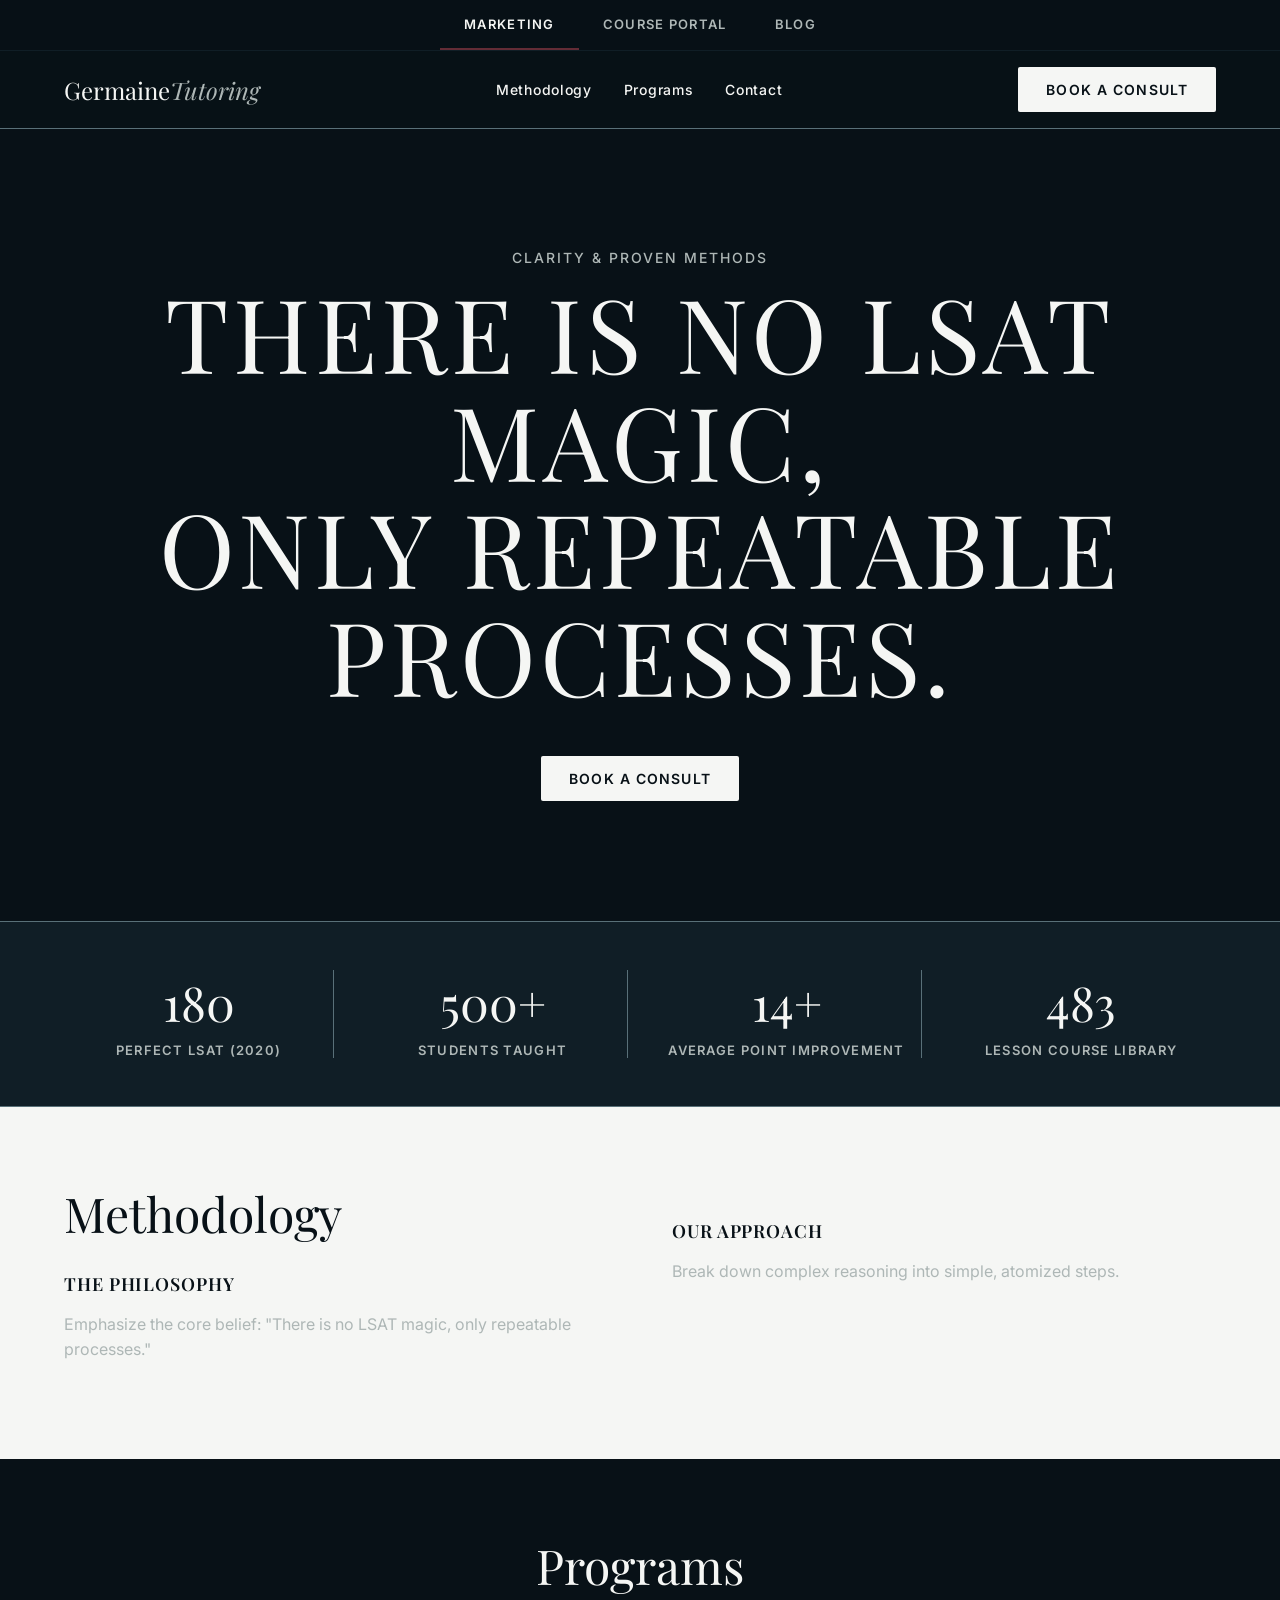
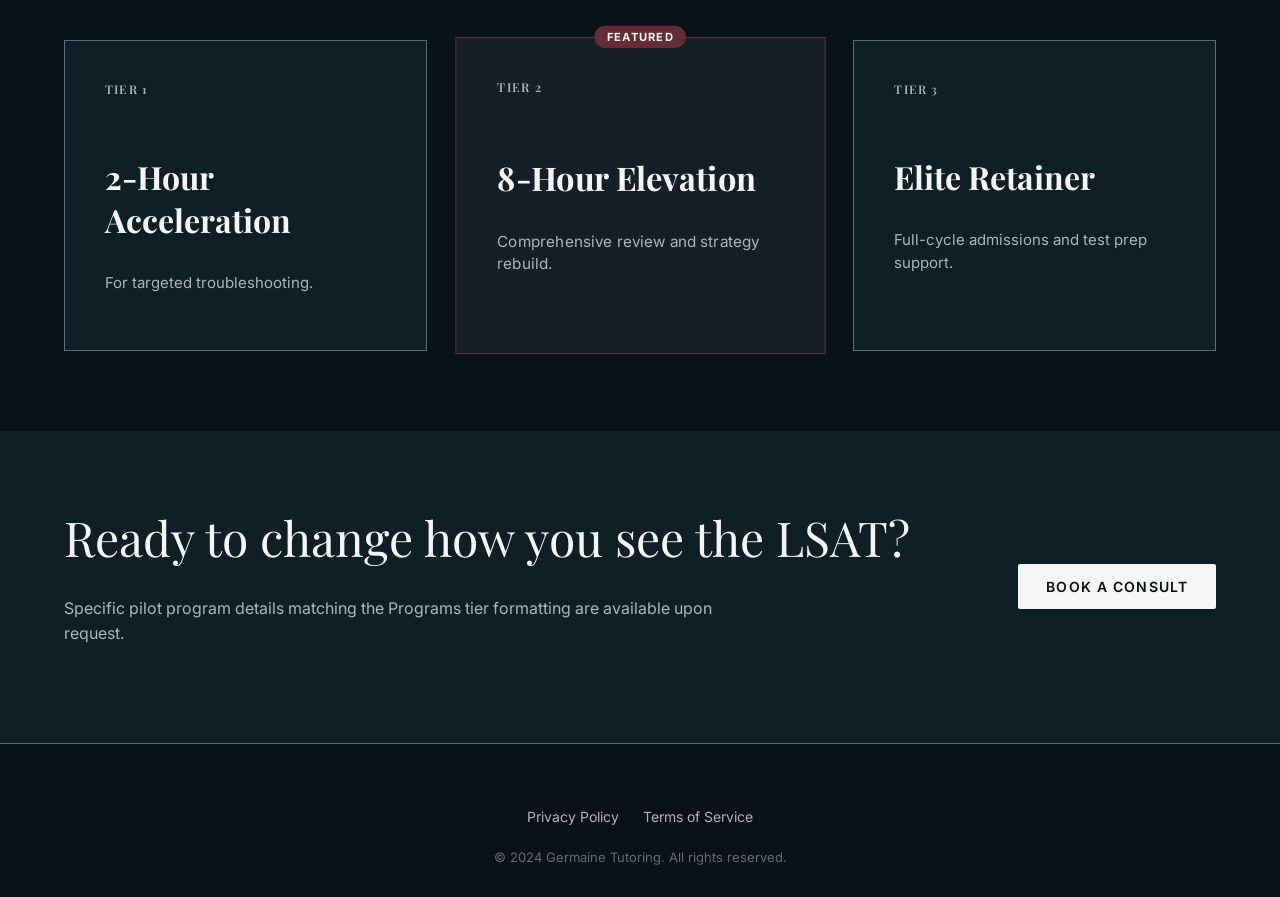
<file: index.html>
<!DOCTYPE html>
<html lang="en">
<head>
<meta charset="UTF-8">
<meta name="viewport" content="width=device-width, initial-scale=1.0">
<title>GermaineTutoring — Metropolitan Riviera Mockup</title>
<link rel="preconnect" href="https://fonts.googleapis.com">
<link rel="preconnect" href="https://fonts.gstatic.com" crossorigin>
<link href="https://fonts.googleapis.com/css2?family=Playfair+Display:ital,wght@0,400..900;1,400..900&family=Inter:wght@300..700&display=swap" rel="stylesheet">
<style>
:root {
  /* Metropolitan Riviera Colors - Production Translation */
  --gt-navy: #081117;
  --gt-marine: #101E26;
  --gt-porcelain: #F5F6F4;
  --gt-mist: #AEB7B6;
  --gt-slate: #597078;
  --gt-oxblood: #632C36;
  --gt-white: #FFFFFF;
  --gt-black: #000000;

  /* Typography */
  --didone: 'Playfair Display', Didot, 'Bodoni MT', serif;
  --grotesque: 'Inter', system-ui, -apple-system, sans-serif;
}

/* Base Resets */
*, *::before, *::after { box-sizing: border-box; }
body, html { margin: 0; padding: 0; width: 100%; height: 100%; background: var(--gt-navy); color: var(--gt-porcelain); font-family: var(--grotesque); -webkit-font-smoothing: antialiased; }

/* Stage Visibility */
.stage { display: none; width: 100%; min-height: 100vh; }
.stage.active { display: block; }

/* Global Mockup Navigation */
.mockup-nav {
  position: sticky; top: 0; z-index: 100;
  display: flex; justify-content: center;
  background: color-mix(in srgb, var(--gt-navy) 90%, transparent);
  backdrop-filter: blur(12px);
  border-bottom: 1px solid var(--gt-marine);
}
.mockup-nav button {
  appearance: none; border: none; background: transparent; color: var(--gt-mist);
  padding: 16px 24px; font-family: var(--grotesque); font-size: 13px; font-weight: 600;
  letter-spacing: 0.1em; text-transform: uppercase; cursor: pointer;
  transition: all 0.2s ease; border-bottom: 2px solid transparent;
}
.mockup-nav button:hover { color: var(--gt-porcelain); }
.mockup-nav button.active { color: var(--gt-porcelain); border-bottom-color: var(--gt-oxblood); }

/* Editorial Elements */
h1, h2, h3, .hero-title { font-family: var(--didone); font-weight: 400; margin: 0; }
.hero-title { font-size: clamp(48px, 8vw, 104px); line-height: 1.05; letter-spacing: 0.04em; text-transform: uppercase; }
.hero-kicker { font-family: var(--grotesque); font-size: 14px; letter-spacing: 0.14em; text-transform: uppercase; color: var(--gt-mist); font-weight: 500; margin-bottom: 12px; }
.body-copy { font-size: clamp(16px, 1.2vw, 19px); line-height: 1.6; color: var(--gt-mist); max-width: 65ch; }

/* Global Layout Containers */
.container { width: 100%; max-width: 1200px; margin: 0 auto; padding: 0 24px; }
.section-pad { padding: 80px 0; }
.dark-section { background: var(--gt-navy); color: var(--gt-porcelain); }
.marine-section { background: var(--gt-marine); color: var(--gt-porcelain); }
.light-section { background: var(--gt-porcelain); color: var(--gt-navy); }

/* Buttons & CTAs */
.btn-primary {
  display: inline-flex; align-items: center; justify-content: center;
  padding: 14px 28px; background: var(--gt-porcelain); color: var(--gt-navy);
  font-family: var(--grotesque); font-weight: 600; font-size: 14px; letter-spacing: 0.08em;
  text-transform: uppercase; text-decoration: none; border-radius: 2px;
  transition: background 0.2s; cursor: pointer; border: none;
}
.btn-primary:hover { background: var(--gt-mist); }
.btn-outline {
  display: inline-flex; align-items: center; justify-content: center;
  padding: 14px 28px; background: transparent; color: var(--gt-porcelain);
  border: 1px solid var(--gt-mist);
  font-family: var(--grotesque); font-weight: 600; font-size: 14px; letter-spacing: 0.08em;
  text-transform: uppercase; text-decoration: none; border-radius: 2px;
  transition: all 0.2s; cursor: pointer;
}
.btn-outline:hover { background: var(--gt-marine); border-color: var(--gt-porcelain); }
.btn-outline.dark { color: var(--gt-navy); border-color: var(--gt-slate); }
.btn-outline.dark:hover { background: var(--gt-navy); color: var(--gt-porcelain); }

/* Marketing Specific Styles */
.marketing-header {
  background: color-mix(in srgb, var(--gt-navy) 95%, transparent);
  border-bottom: 1px solid var(--gt-slate);
  padding: 16px 0;
}
.header-inner { display: flex; align-items: center; justify-content: space-between; }
.logo { font-family: var(--didone); font-size: 24px; color: var(--gt-porcelain); }
.logo span { font-style: italic; color: var(--gt-mist); }
.marketing-nav { display: flex; gap: 32px; }
.marketing-nav a {
  color: var(--gt-porcelain); text-decoration: none; font-size: 14px;
  font-weight: 500; letter-spacing: 0.05em; transition: color 0.2s;
}
.marketing-nav a:hover { color: var(--gt-mist); }

.marketing-hero { text-align: center; padding: 120px 0; border-bottom: 1px solid var(--gt-slate); }
.marketing-hero .hero-actions { margin-top: 48px; }

.proof-strip { padding: 48px 0; border-bottom: 1px solid var(--gt-slate); }
.proof-grid { display: grid; grid-template-columns: repeat(4, 1fr); gap: 24px; text-align: center; }
.proof-item { border-right: 1px solid var(--gt-slate); }
.proof-item:last-child { border-right: none; }
.proof-num { font-family: var(--didone); font-size: 48px; color: var(--gt-porcelain); margin-bottom: 8px; }
.proof-label { font-size: 13px; font-weight: 600; text-transform: uppercase; letter-spacing: 0.1em; color: var(--gt-mist); }

.grid-2 { display: grid; grid-template-columns: 1fr 1fr; gap: 64px; }
.section-heading { font-family: var(--didone); font-size: 48px; margin-bottom: 32px; line-height: 1.1; }
.section-heading.centered { text-align: center; }
.subsection-heading { font-size: 18px; font-weight: 600; text-transform: uppercase; letter-spacing: 0.05em; margin-bottom: 16px; margin-top: 32px; }

.program-grid { display: grid; grid-template-columns: repeat(3, 1fr); gap: 32px; margin-top: 48px; }
.program-card {
  background: var(--gt-marine); padding: 40px; border: 1px solid var(--gt-slate);
  display: flex; flex-direction: column; align-items: flex-start;
  transition: transform 0.2s; position: relative;
}
.program-card.featured { border-color: var(--gt-oxblood); background: color-mix(in srgb, var(--gt-marine) 95%, var(--gt-oxblood)); transform: scale(1.02); }
.featured-badge { position: absolute; top: -12px; left: 50%; transform: translateX(-50%); background: var(--gt-oxblood); color: var(--gt-porcelain); font-size: 11px; font-weight: 700; text-transform: uppercase; letter-spacing: 0.1em; padding: 4px 12px; border-radius: 20px; }
.program-tier { font-size: 12px; font-weight: 600; text-transform: uppercase; letter-spacing: 0.1em; color: var(--gt-mist); margin-bottom: 16px; }
.program-name { font-family: var(--didone); font-size: 32px; margin-bottom: 16px; color: var(--gt-porcelain); }
.program-desc { font-size: 15px; line-height: 1.5; color: var(--gt-mist); }

.contact-grid { display: grid; grid-template-columns: 1fr auto; gap: 48px; align-items: center; }

.marketing-footer { padding: 64px 0 32px; border-top: 1px solid var(--gt-slate); }
.footer-inner { display: flex; flex-direction: column; align-items: center; gap: 24px; }
.footer-links { display: flex; gap: 24px; }
.footer-links a { color: var(--gt-mist); text-decoration: none; font-size: 14px; }
.footer-copy { font-size: 13px; color: var(--gt-slate); }

/* Course Portal Specific Styles */
.course-portal { display: flex; min-height: 100vh; }
.course-sidebar {
  width: 280px; flex-shrink: 0; border-right: 1px solid var(--gt-slate);
  padding: 32px 0; display: flex; flex-direction: column;
}
.sidebar-logo {
  font-family: var(--didone); font-size: 24px; color: var(--gt-porcelain);
  padding: 0 32px 32px; border-bottom: 1px solid var(--gt-slate); margin-bottom: 32px;
}
.sidebar-logo span { font-style: italic; color: var(--gt-mist); }
.sidebar-nav { display: flex; flex-direction: column; }
.sidebar-nav a {
  padding: 12px 32px; color: var(--gt-mist); text-decoration: none;
  font-size: 14px; font-weight: 500; letter-spacing: 0.05em; transition: all 0.2s;
  border-left: 3px solid transparent;
}
.sidebar-nav a:hover, .sidebar-nav a.active {
  color: var(--gt-porcelain); background: color-mix(in srgb, var(--gt-navy) 40%, transparent);
  border-left-color: var(--gt-oxblood);
}

.course-main { flex-grow: 1; padding: 48px; overflow-y: auto; color: var(--gt-navy); }
.portal-section { display: none; max-width: 900px; }
.portal-section.active { display: block; animation: fadeIn 0.3s ease; }
@keyframes fadeIn { from { opacity: 0; transform: translateY(10px); } to { opacity: 1; transform: translateY(0); } }

.portal-heading { font-family: var(--didone); font-size: 42px; margin-bottom: 40px; color: var(--gt-navy); border-bottom: 1px solid var(--gt-mist); padding-bottom: 16px; }

/* Dashboard */
.stat-tally-row { display: grid; grid-template-columns: repeat(3, 1fr); gap: 24px; margin-bottom: 48px; }
.stat-card { background: var(--gt-white); border: 1px solid var(--gt-mist); padding: 24px; border-radius: 4px; text-align: center; }
.stat-value { font-family: var(--didone); font-size: 42px; color: var(--gt-navy); margin-bottom: 8px; font-variant-numeric: tabular-nums; }
.stat-label { font-size: 12px; font-weight: 600; text-transform: uppercase; letter-spacing: 0.1em; color: var(--gt-slate); }

.progress-panel { background: var(--gt-white); border: 1px solid var(--gt-mist); padding: 32px; border-radius: 4px; margin-bottom: 48px; }
.panel-title { font-family: var(--didone); font-size: 24px; color: var(--gt-navy); margin-bottom: 24px; }
.progress-bar-container { height: 8px; background: var(--gt-mist); border-radius: 4px; overflow: hidden; margin-bottom: 12px; }
.progress-bar { height: 100%; background: var(--gt-oxblood); }
.progress-meta { font-size: 14px; color: var(--gt-slate); font-weight: 500; }

.brief-card { background: var(--gt-white); border: 1px solid var(--gt-mist); padding: 24px; border-radius: 4px; display: flex; align-items: center; justify-content: space-between; }
.brief-date { font-size: 13px; font-weight: 600; text-transform: uppercase; letter-spacing: 0.1em; color: var(--gt-oxblood); margin-bottom: 4px; }
.brief-topic { font-size: 16px; font-weight: 500; color: var(--gt-navy); }

/* Library */
.library-grid { display: grid; grid-template-columns: 1fr 1fr; gap: 32px; }
.library-wing { background: var(--gt-white); border: 1px solid var(--gt-mist); padding: 32px; border-radius: 4px; }
.wing-title { font-family: var(--didone); font-size: 28px; color: var(--gt-navy); margin-bottom: 16px; }
.wing-desc { font-size: 15px; color: var(--gt-slate); line-height: 1.5; margin-bottom: 24px; }

/* Practice */
.practice-filters { display: flex; gap: 16px; margin-bottom: 32px; }
.practice-filters select {
  padding: 10px 16px; border: 1px solid var(--gt-mist); border-radius: 4px;
  background: var(--gt-white); font-family: var(--grotesque); font-size: 14px; color: var(--gt-navy);
}
.practice-list { border: 1px solid var(--gt-mist); border-radius: 4px; background: var(--gt-white); margin-bottom: 32px; }
.practice-item { padding: 16px 24px; border-bottom: 1px solid var(--gt-mist); display: flex; justify-content: space-between; align-items: center; }
.practice-item:last-child { border-bottom: none; }
.pi-meta { font-weight: 600; font-size: 15px; }
.tag { display: inline-block; padding: 2px 8px; background: var(--gt-navy); color: var(--gt-porcelain); font-size: 11px; text-transform: uppercase; letter-spacing: 0.05em; border-radius: 12px; margin-left: 8px; }
.tag.difficulty { background: var(--gt-slate); }
.explanation-panel { background: var(--gt-white); border: 1px solid var(--gt-mist); padding: 32px; border-radius: 4px; border-top: 4px solid var(--gt-navy); }

/* Review */
.centerpiece-panel { padding: 32px; border-radius: 4px; margin-bottom: 32px; text-align: center; }
.five-step-method { display: flex; justify-content: space-between; max-width: 600px; margin: 0 auto; }
.five-step-method span { font-weight: 600; font-size: 14px; text-transform: uppercase; letter-spacing: 0.1em; color: var(--gt-porcelain); }

.journal-table { width: 100%; border-collapse: collapse; background: var(--gt-white); font-size: 14px; }
.journal-table th, .journal-table td { border: 1px solid var(--gt-mist); padding: 12px 16px; text-align: left; vertical-align: top; }
.journal-table thead th { background: var(--gt-navy); color: var(--gt-porcelain); font-weight: 600; text-transform: uppercase; letter-spacing: 0.05em; font-size: 12px; }
.verdict { font-size: 11px; text-transform: uppercase; font-weight: 700; padding: 2px 6px; border-radius: 4px; margin-left: 8px; display: inline-block; }
.verdict.wrong { background: color-mix(in srgb, var(--gt-oxblood) 20%, transparent); color: var(--gt-oxblood); }
.verdict.right { background: color-mix(in srgb, var(--gt-slate) 20%, transparent); color: var(--gt-slate); }
.session-tally { text-align: right; margin-top: 16px; font-weight: 600; font-size: 14px; color: var(--gt-slate); }

.dark-text { color: var(--gt-navy); }

/* Blog Specific Styles */
.blog-layout { min-height: 100vh; }
.blog-header { text-align: center; border-bottom: 1px solid var(--gt-slate); }
.blog-header p { margin: 24px auto 0; font-size: 20px; }

.grid-3 { display: grid; grid-template-columns: repeat(3, 1fr); gap: 32px; margin-bottom: 80px; }
.post-card {
  background: var(--gt-white); border: 1px solid var(--gt-mist); padding: 32px;
  border-radius: 4px; display: flex; flex-direction: column; align-items: flex-start;
  transition: box-shadow 0.2s, transform 0.2s;
}
.post-card:hover { transform: translateY(-4px); box-shadow: 0 12px 24px color-mix(in srgb, var(--gt-navy) 10%, transparent); }
.post-kicker { font-size: 11px; font-weight: 700; text-transform: uppercase; letter-spacing: 0.1em; color: var(--gt-slate); margin-bottom: 16px; }
.post-title { font-family: var(--didone); font-size: 26px; color: var(--gt-navy); margin-bottom: 16px; line-height: 1.2; }
.post-excerpt { font-size: 15px; color: var(--gt-slate); line-height: 1.5; margin-bottom: 24px; flex-grow: 1; }
.post-link { font-weight: 600; font-size: 13px; text-transform: uppercase; letter-spacing: 0.1em; color: var(--gt-oxblood); text-decoration: none; }
.post-link:hover { text-decoration: underline; }

.campaign-header { border-top: 2px solid var(--gt-navy); padding-top: 48px; margin-bottom: 48px; max-width: 800px; }
.campaign-list { display: grid; gap: 32px; max-width: 800px; }
.campaign-post {
  background: var(--gt-white); border: 1px solid var(--gt-mist); padding: 40px;
  border-left: 4px solid var(--gt-oxblood); border-radius: 0 4px 4px 0;
}
.cp-meta { font-family: var(--didone); font-size: 18px; color: var(--gt-oxblood); font-style: italic; margin-bottom: 12px; }
.cp-title { font-family: var(--didone); font-size: 32px; color: var(--gt-navy); margin-bottom: 24px; line-height: 1.2; }
.cp-message { font-size: 16px; line-height: 1.6; color: var(--gt-navy); margin-bottom: 24px; }
.cp-asset {
  background: color-mix(in srgb, var(--gt-mist) 20%, transparent);
  padding: 16px 24px; border: 1px dashed var(--gt-slate);
  font-family: var(--grotesque); font-size: 14px; font-weight: 500; color: var(--gt-slate);
}


</style>
</head>
<body>

<nav class="mockup-nav" aria-label="Mockup Navigation">
  <button data-target="marketing" class="active">Marketing</button>
  <button data-target="course">Course Portal</button>
  <button data-target="blog">Blog</button>
</nav>

<div id="marketing" class="stage active">
  <!-- Global Nav -->
<header class="marketing-header">
  <div class="container header-inner">
    <div class="logo">Germaine<span>Tutoring</span></div>
    <nav class="marketing-nav">
      <a href="#">Methodology</a>
      <a href="#">Programs</a>
      <a href="#">Contact</a>
    </nav>
    <button class="btn-primary" onclick="alert('Open Booking Modal')">Book a Consult</button>
  </div>
</header>

<!-- Hero Band -->
<section class="dark-section section-pad marketing-hero">
  <div class="container">
    <div class="hero-kicker">Clarity &amp; Proven Methods</div>
    <h1 class="hero-title">There is no LSAT magic, <br>only repeatable processes.</h1>
    <div class="hero-actions">
      <button class="btn-primary" onclick="alert('Open Booking Modal')">Book a Consult</button>
    </div>
  </div>
</section>

<!-- Proof Strip -->
<section class="marine-section proof-strip">
  <div class="container proof-grid">
    <div class="proof-item">
      <div class="proof-num">180</div>
      <div class="proof-label">Perfect LSAT (2020)</div>
    </div>
    <div class="proof-item">
      <div class="proof-num">500+</div>
      <div class="proof-label">Students Taught</div>
    </div>
    <div class="proof-item">
      <div class="proof-num">14+</div>
      <div class="proof-label">Average Point Improvement</div>
    </div>
    <div class="proof-item">
      <div class="proof-num">483</div>
      <div class="proof-label">Lesson Course Library</div>
    </div>
  </div>
</section>

<!-- Methodology -->
<section class="light-section section-pad methodology">
  <div class="container">
    <div class="grid-2">
      <div>
        <h2 class="section-heading">Methodology</h2>
        <h3 class="subsection-heading">The Philosophy</h3>
        <p class="body-copy">Emphasize the core belief: "There is no LSAT magic, only repeatable processes."</p>
      </div>
      <div>
        <h3 class="subsection-heading">Our Approach</h3>
        <p class="body-copy">Break down complex reasoning into simple, atomized steps.</p>
      </div>
    </div>
  </div>
</section>

<!-- Programs -->
<section class="dark-section section-pad programs">
  <div class="container">
    <h2 class="section-heading centered">Programs</h2>
    <div class="program-grid">
      <div class="program-card">
        <h3 class="program-tier">Tier 1</h3>
        <h4 class="program-name">2-Hour Acceleration</h4>
        <p class="program-desc">For targeted troubleshooting.</p>
      </div>
      <div class="program-card featured">
        <div class="featured-badge">Featured</div>
        <h3 class="program-tier">Tier 2</h3>
        <h4 class="program-name">8-Hour Elevation</h4>
        <p class="program-desc">Comprehensive review and strategy rebuild.</p>
      </div>
      <div class="program-card">
        <h3 class="program-tier">Tier 3</h3>
        <h4 class="program-name">Elite Retainer</h4>
        <p class="program-desc">Full-cycle admissions and test prep support.</p>
      </div>
    </div>
  </div>
</section>

<!-- Pilot Details & Contact -->
<section class="marine-section section-pad contact-strip">
  <div class="container contact-grid">
    <div>
      <h2 class="section-heading">Ready to change how you see the LSAT?</h2>
      <p class="body-copy">Specific pilot program details matching the Programs tier formatting are available upon request.</p>
    </div>
    <div class="contact-action">
      <button class="btn-primary" onclick="alert('Open Booking Modal')">Book a Consult</button>
    </div>
  </div>
</section>

<!-- Footer -->
<footer class="marketing-footer dark-section">
  <div class="container footer-inner">
    <div class="footer-links">
      <a href="#">Privacy Policy</a>
      <a href="#">Terms of Service</a>
    </div>
    <div class="footer-copy">&copy; 2024 Germaine Tutoring. All rights reserved.</div>
  </div>
</footer>

</div>

<div id="course" class="stage">
  <div class="course-portal">
  <aside class="course-sidebar marine-section">
    <div class="sidebar-logo">GT<span>Portal</span></div>
    <nav class="sidebar-nav">
      <a href="#dashboard" class="active">Dashboard</a>
      <a href="#course-library">Course</a>
      <a href="#practice">Practice</a>
      <a href="#tests">Tests</a>
      <a href="#review">Blind Review</a>
      <a href="#sessions">Sessions</a>
      <a href="#homework">Homework</a>
    </nav>
  </aside>

  <main class="course-main light-section">
    <!-- Dashboard -->
    <section id="dashboard" class="portal-section active">
      <h2 class="portal-heading">Dashboard</h2>

      <div class="stat-tally-row">
        <div class="stat-card">
          <div class="stat-value">1,245</div>
          <div class="stat-label">Questions Completed</div>
        </div>
        <div class="stat-card">
          <div class="stat-value">86%</div>
          <div class="stat-label">Accuracy (Last 100)</div>
        </div>
        <div class="stat-card">
          <div class="stat-value">168</div>
          <div class="stat-label">Last PT Score</div>
        </div>
      </div>

      <div class="progress-panel">
        <h3 class="panel-title">Course Progress</h3>
        <div class="progress-bar-container">
          <div class="progress-bar" style="width: 62%;"></div>
        </div>
        <div class="progress-meta">62% Completed &mdash; Logical Reasoning Module 4</div>
      </div>

      <div class="next-session-brief">
        <h3 class="panel-title">Next-Session Brief</h3>
        <div class="brief-card">
          <div class="brief-date">Oct 12 &middot; 4:00 PM EST</div>
          <div class="brief-topic">Focus: Flaw &amp; Strengthen Questions, PT 89 RC</div>
          <button class="btn-outline dark">Join Zoom Room</button>
        </div>
      </div>
    </section>

    <!-- Learning Library -->
    <section id="course-library" class="portal-section">
      <h2 class="portal-heading">Learning Library</h2>
      <div class="library-grid">
        <div class="library-wing">
          <h3 class="wing-title">Logical Reasoning</h3>
          <p class="wing-desc">LR modules, progress tracking, access to "21 Question Types".</p>
          <button class="btn-outline dark">Enter Module</button>
        </div>
        <div class="library-wing">
          <h3 class="wing-title">Reading Comprehension</h3>
          <p class="wing-desc">RC modules, progress tracking, access to "Difficulty Drivers".</p>
          <button class="btn-outline dark">Enter Module</button>
        </div>
      </div>
    </section>

    <!-- Practice & Explanations -->
    <section id="practice" class="portal-section">
      <h2 class="portal-heading">Practice &amp; Explanations</h2>
      <div class="practice-filters">
        <select><option>All Question Types</option><option>Flaw</option><option>Inference</option></select>
        <select><option>All Difficulties</option><option>Level 1-2</option><option>Level 4-5</option></select>
      </div>

      <div class="practice-list">
        <div class="practice-item">
          <div class="pi-meta">PT 89 &middot; S2 &middot; Q14 &mdash; <span class="tag">Flaw</span> <span class="tag difficulty">Level 4</span></div>
          <div class="pi-actions">
            <button class="btn-outline dark">View Explanation</button>
          </div>
        </div>
        <div class="practice-item">
          <div class="pi-meta">PT 89 &middot; S2 &middot; Q15 &mdash; <span class="tag">Inference</span> <span class="tag difficulty">Level 5</span></div>
          <div class="pi-actions">
            <button class="btn-outline dark">View Explanation</button>
          </div>
        </div>
      </div>

      <div class="explanation-panel">
        <h3 class="panel-title">Full Explanation: PT 89, S2, Q14</h3>
        <p class="body-copy dark-text">Detailed breakdown of the question, including gap analysis and correct/incorrect answer rationales.</p>
      </div>
    </section>

    <!-- Review Journal -->
    <section id="review" class="portal-section">
      <h2 class="portal-heading">Review &amp; Wrong Answer Journal</h2>
      <div class="centerpiece-panel dark-section">
        <div class="five-step-method">
          <span>1. Job</span>
          <span>2. Claims</span>
          <span>3. Compress</span>
          <span>4. Connect</span>
          <span>5. Prephrase</span>
        </div>
      </div>

      <table class="journal-table">
        <thead>
          <tr>
            <th>Identifier</th>
            <th>Analysis</th>
            <th>Correction</th>
            <th>Rule for the Future</th>
          </tr>
        </thead>
        <tbody>
          <tr>
            <td>PT89.S2.Q14 <span class="verdict wrong">Incorrect</span></td>
            <td>Identified standard flaw, missed nuance in conditional. Picked (B).</td>
            <td>(B) is reversed logic. (E) correctly identifies the gap.</td>
            <td>Always diagram "unless" statements explicitly.</td>
          </tr>
          <tr>
            <td>PT89.S2.Q18 <span class="verdict right">Correct</span></td>
            <td>Prephrased the exact answer.</td>
            <td>Confirmed by matching (D).</td>
            <td>Trust the prephrase when standard matches perfectly.</td>
          </tr>
        </tbody>
      </table>
      <div class="session-tally">Session Tally: 14 Questions / 2 Missed</div>
    </section>

    <!-- History & Admin -->
    <section id="tests" class="portal-section">
       <h2 class="portal-heading">History &amp; Admin</h2>
       <p class="body-copy dark-text">Lists of completed prep tests, assigned homework sets, and past tutoring session recordings/notes go here.</p>
    </section>

  </main>
</div>
<script>
  document.querySelectorAll('.sidebar-nav a').forEach(a => {
    a.addEventListener('click', (e) => {
      e.preventDefault();
      document.querySelectorAll('.sidebar-nav a').forEach(nav => nav.classList.remove('active'));
      document.querySelectorAll('.portal-section').forEach(sec => sec.classList.remove('active'));

      a.classList.add('active');
      const targetId = a.getAttribute('href').substring(1);
      const targetSec = document.getElementById(targetId);
      if(targetSec) targetSec.classList.add('active');
    });
  });
</script>

</div>

<div id="blog" class="stage">
  <div class="blog-layout light-section">
  <!-- Blog Header -->
  <header class="blog-header marine-section section-pad">
    <div class="container">
      <h1 class="hero-title" style="font-size:clamp(40px, 6vw, 80px);">Insights, Strategy, &amp; Reasoning</h1>
      <p class="body-copy" style="color:var(--gt-porcelain);">Breakdowns from GermaineTutoring.</p>
    </div>
  </header>

  <main class="container section-pad">
    <h2 class="section-heading dark-text">Recent Posts</h2>
    <!-- Three-Card Post Index Row -->
    <div class="grid-3 post-index">
      <div class="post-card">
        <div class="post-kicker">Reading Comprehension</div>
        <h3 class="post-title">RC Question Type Map</h3>
        <p class="post-excerpt">A deep dive into Reading Comprehension question structures.</p>
        <a href="#" class="post-link">Read More &rarr;</a>
      </div>
      <div class="post-card">
        <div class="post-kicker">Logical Reasoning</div>
        <h3 class="post-title">Conditional Logic Quantifier Guide</h3>
        <p class="post-excerpt">Navigating 'some', 'most', 'many', and 'all'.</p>
        <a href="#" class="post-link">Read More &rarr;</a>
      </div>
      <div class="post-card">
        <div class="post-kicker">Logical Reasoning</div>
        <h3 class="post-title">Mastering the 21 LR Question Types</h3>
        <p class="post-excerpt">A framework for routing instructions.</p>
        <a href="#" class="post-link">Read More &rarr;</a>
      </div>
    </div>

    <!-- Campaign Section -->
    <div class="campaign-header">
      <h2 class="section-heading dark-text">Campaign: There Is No LSAT Magic</h2>
      <p class="body-copy dark-text">The LSAT becomes manageable when you identify the repeatable job underneath each question.</p>
    </div>

    <div class="campaign-list">
      <!-- Post 1 -->
      <article class="campaign-post">
        <div class="cp-meta">Post 1</div>
        <h3 class="cp-title">I analyzed the full range of Flaw questions so you can start seeing the recurring patterns.</h3>
        <p class="cp-message"><strong>Message:</strong> Flaw mastery is recognizing recurring reasoning breaks, not memorizing obscure flaw names.</p>
        <div class="cp-asset">Asset: Flaw Atlas ranking chart (Causal, Sampling, Conditional, Quantifier, Comparison, Alternative-explanation, Circular, Part-to-whole).</div>
      </article>

      <!-- Post 2 -->
      <article class="campaign-post">
        <div class="cp-meta">Post 2</div>
        <h3 class="cp-title">If LR is just reasoning, why do I need all these question types?</h3>
        <p class="cp-message"><strong>Message:</strong> Question types are routing instructions. The same argument requires a different approach depending on the stem.</p>
        <div class="cp-asset">Asset: The LR Question Map (Stem &rarr; Task &rarr; Standard &rarr; Operation &rarr; Answer).</div>
      </article>

      <!-- Post 3 -->
      <article class="campaign-post">
        <div class="cp-meta">Post 3</div>
        <h3 class="cp-title">Why "I'm bad at science passages" is the wrong diagnosis.</h3>
        <p class="cp-message"><strong>Message:</strong> Difficulty has components (viewpoint shifts, abstraction, nested syntax).</p>
        <div class="cp-asset">Asset: RC difficulty ranking heatmap based on 22 drivers.</div>
      </article>

      <!-- Post 4 -->
      <article class="campaign-post">
        <div class="cp-meta">Post 4</div>
        <h3 class="cp-title">Prephrasing is not predicting the answer.</h3>
        <p class="cp-message"><strong>Message:</strong> Do your reasoning before the distractors influence it. (High-fidelity vs Structural vs Functional prephrase).</p>
        <div class="cp-asset">Asset: Teaching carousel showing useful prephrasing.</div>
      </article>

      <!-- Post 5 -->
      <article class="campaign-post">
        <div class="cp-meta">Post 5</div>
        <h3 class="cp-title">Watch me turn an 85-word stimulus into five simple statements.</h3>
        <p class="cp-message"><strong>Message:</strong> Complex reasoning becomes manageable when you break it into simple parts.</p>
        <div class="cp-asset">Asset: Screen-recorded walkthrough of Job &rarr; Claims &rarr; Roles &rarr; Compress &rarr; Connect &rarr; Prephrase.</div>
      </article>

      <!-- Post 6 -->
      <article class="campaign-post">
        <div class="cp-meta">Post 6</div>
        <h3 class="cp-title">Your Wrong Answer Journal may not be helping you improve.</h3>
        <p class="cp-message"><strong>Message:</strong> A review is useful only if it changes a future decision. Entries must identify the exact reasoning mistake and a forward-looking rule.</p>
        <div class="cp-asset">Asset: Before/after carousel (Weak WAJ entry vs Actionable WAJ entry).</div>
      </article>

      <!-- Post 7 -->
      <article class="campaign-post">
        <div class="cp-meta">Post 7</div>
        <h3 class="cp-title">There Is No LSAT Magic: Here Is Exactly Where My -0 Broke.</h3>
        <p class="cp-message"><strong>Message:</strong> A strong section becomes easier to understand when you can see the decisions behind it.</p>
        <div class="cp-asset">Asset: Full-section timed walkthrough showing the process in action under time pressure.</div>
      </article>
    </div>
  </main>
</div>

</div>

<script>
  document.querySelectorAll('.mockup-nav button').forEach(btn => {
    btn.addEventListener('click', () => {
      document.querySelectorAll('.mockup-nav button').forEach(b => b.classList.remove('active'));
      document.querySelectorAll('.stage').forEach(s => s.classList.remove('active'));

      btn.classList.add('active');
      document.getElementById(btn.getAttribute('data-target')).classList.add('active');
      window.scrollTo(0,0);
    });
  });
</script>
</body>
</html>
</file>
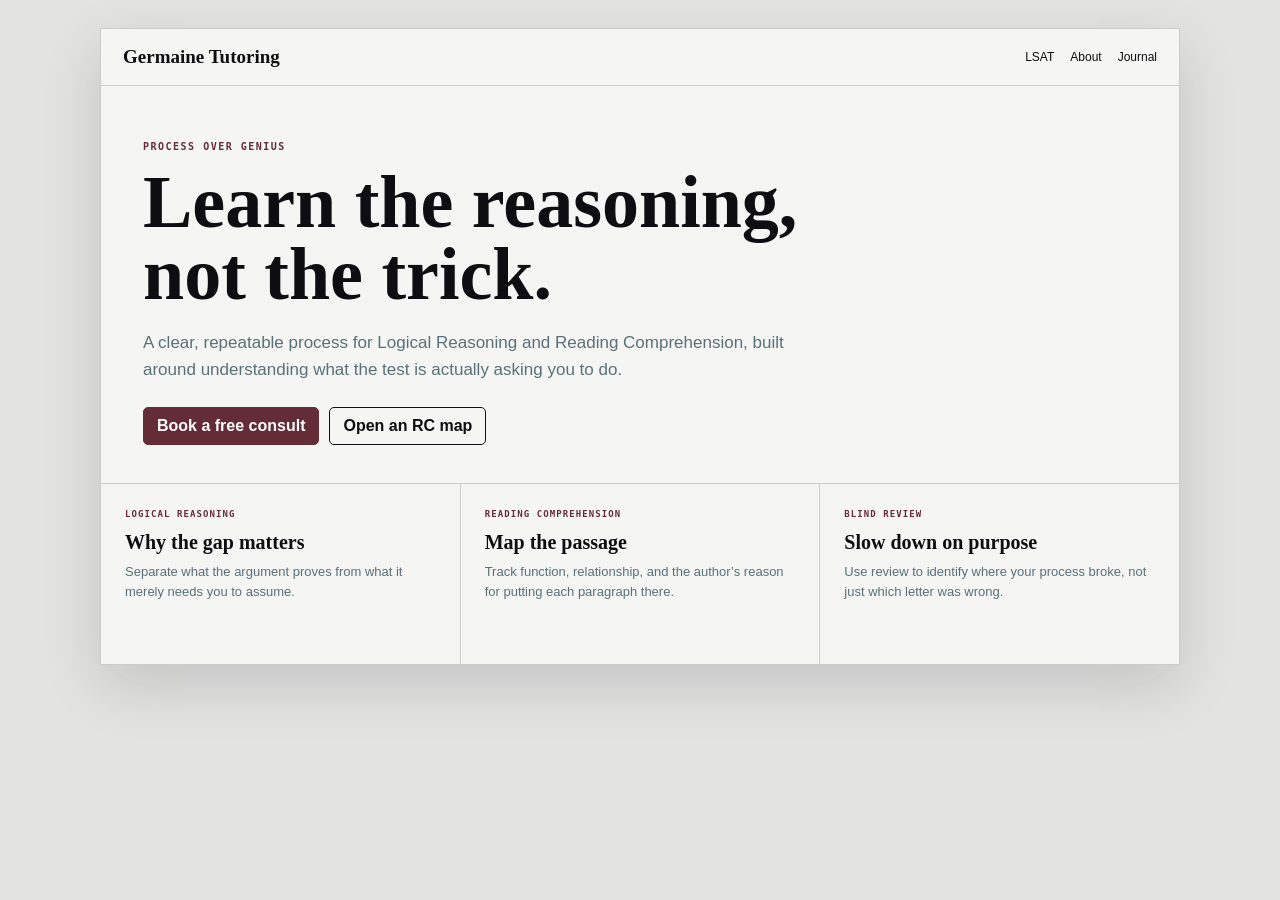
<file: mockup.html>
<!DOCTYPE html>

<html lang="en">
<head>
<meta charset="utf-8"/>
<meta content="width=device-width,initial-scale=1" name="viewport"/>
<title>Metropolitan Riviera · Live Mockup</title>
<style>
:root{--paper:#F5F6F4;--ink:#0E0D11;--muted:#597078;--accent:#632C36;--secondary:#473227;
--display:"Playfair Display", Georgia, serif;--body:"Inter", "Helvetica Neue", Arial, sans-serif;--mono:"IBM Plex Mono", "SFMono-Regular", Consolas, monospace;--line:color-mix(in srgb,var(--ink) 18%,transparent);
--soft:color-mix(in srgb,var(--paper) 92%,var(--ink));}
*{box-sizing:border-box} html,body{margin:0;min-height:100%;background:var(--soft);color:var(--ink);font-family:var(--body)}
button,input{font:inherit} button{cursor:pointer}
.ctrl{position:sticky;top:0;z-index:20;display:flex;align-items:center;gap:10px;padding:10px 12px;background:var(--ink);color:var(--paper);border-bottom:1px solid color-mix(in srgb,var(--paper) 18%,transparent)}
.brand{min-width:0;margin-right:auto}
.brand b{display:block;font-family:var(--display);font-size:15px;white-space:nowrap;overflow:hidden;text-overflow:ellipsis}
.brand span{display:block;font:500 9px/1.4 var(--mono);letter-spacing:.12em;text-transform:uppercase;opacity:.62}
.tabs{display:flex;gap:5px;overflow-x:auto;scrollbar-width:none}
.tabs::-webkit-scrollbar{display:none}
.ctrl-tab{border:1px solid color-mix(in srgb,var(--paper) 24%,transparent);background:transparent;color:var(--paper);border-radius:5px;padding:7px 9px;font:600 9px/1 var(--mono);letter-spacing:.06em;white-space:nowrap}
.ctrl-tab.active{background:var(--accent);border-color:var(--accent);color:white}
.stage{display:none;min-height:calc(100vh - 55px);padding:28px}
.stage.active{display:block}
.shell{max-width:1080px;margin:0 auto;background:var(--paper);border:1px solid var(--line);box-shadow:0 20px 55px color-mix(in srgb,var(--ink) 14%,transparent)}
.site-head{display:flex;align-items:center;gap:16px;padding:17px 22px;border-bottom:1px solid var(--line)}
.wordmark{font-family:var(--display);font-weight:800;font-size:19px} .navlinks{margin-left:auto;display:flex;gap:16px;font-size:12px}
.pill,.btn{border-radius:5px;border:1px solid var(--ink);padding:9px 13px;background:transparent;color:var(--ink);font-weight:700}
.btn.fill{background:var(--accent);border-color:var(--accent);color:white}
.hero{padding:54px 42px 38px;border-bottom:1px solid var(--line)}
.kicker{font:700 10px/1.3 var(--mono);letter-spacing:.15em;text-transform:uppercase;color:var(--accent);margin-bottom:14px}
h1,h2,h3{font-family:var(--display);margin:0;color:var(--ink)} h1{font-size:clamp(42px,7vw,74px);line-height:.97;max-width:760px}
h2{font-size:clamp(28px,4vw,44px);line-height:1.05} h3{font-size:20px}
.dek{font-size:17px;line-height:1.6;color:var(--muted);max-width:650px;margin:18px 0 24px}
.actions{display:flex;gap:10px;flex-wrap:wrap}
.cards{display:grid;grid-template-columns:repeat(3,1fr);gap:1px;background:var(--line);margin:0}
.card{background:var(--paper);padding:24px;min-height:180px} .card .meta{font:600 9px/1.4 var(--mono);letter-spacing:.12em;text-transform:uppercase;color:var(--accent)}
.card h3{margin:10px 0 8px} .card p{margin:0;color:var(--muted);font-size:13px;line-height:1.55}
.article{max-width:820px;margin:0 auto;padding:46px 40px}
.rule{height:2px;background:var(--ink);margin:22px 0}
.article p{font-size:16px;line-height:1.72;color:var(--muted)}
.map{margin-top:28px;border:1px solid var(--ink)}
.map-row{display:grid;grid-template-columns:72px 1fr auto;gap:14px;padding:15px 17px;border-bottom:1px solid var(--line);align-items:start}
.map-row:last-child{border-bottom:0} .map-no{font:700 10px/1.4 var(--mono);color:var(--accent)} .map-role{font:600 10px/1.4 var(--mono);text-transform:uppercase;color:var(--secondary)}
.pdf-wrap{padding:28px;background:#dfe3e8;min-height:calc(100vh - 55px)}
.paper{max-width:760px;min-height:880px;margin:0 auto;background:var(--paper);box-shadow:0 14px 44px rgba(0,0,0,.18);padding:56px 58px}
.paper .mast{display:flex;justify-content:space-between;align-items:end;border-bottom:3px solid var(--ink);padding-bottom:14px;margin-bottom:34px}
.paper .mast b{font-family:var(--display);font-size:22px} .paper .mast span{font:600 9px var(--mono);letter-spacing:.13em;text-transform:uppercase;color:var(--muted)}
.diagram{display:grid;gap:10px;margin:24px 0} .node{border:1px solid var(--ink);padding:12px 14px} .arrow{text-align:center;color:var(--accent);font-weight:900}
.modal-stage{display:grid;place-items:center;min-height:calc(100vh - 55px);padding:28px;background:linear-gradient(145deg,var(--soft),color-mix(in srgb,var(--accent) 8%,var(--paper)))}
.modal{width:min(620px,100%);background:var(--paper);border:1px solid var(--line);box-shadow:0 28px 70px color-mix(in srgb,var(--ink) 18%,transparent);padding:34px}
.modal p{color:var(--muted);line-height:1.6} .formgrid{display:grid;grid-template-columns:1fr 1fr;gap:12px;margin:24px 0}
.field{display:grid;gap:6px} .field.full{grid-column:1/-1} label{font:600 10px var(--mono);letter-spacing:.08em;text-transform:uppercase;color:var(--muted)}
input{width:100%;border:1px solid var(--line);background:var(--paper);color:var(--ink);padding:11px 12px;border-radius:4px}
.confirm{text-align:center;padding:52px 36px} .check{width:62px;height:62px;border-radius:50%;display:grid;place-items:center;margin:0 auto 20px;background:var(--accent);color:#fff;font-size:28px;font-weight:800}
.template-grid{display:grid;grid-template-columns:repeat(3,1fr);gap:14px;margin-top:24px} .template{border:1px solid var(--line);padding:20px;background:var(--paper)}
.template button{margin-top:15px;border:0;background:transparent;color:var(--accent);font-weight:800;padding:0}
.template.is-open{outline:2px solid var(--accent);outline-offset:2px} .template-detail{display:none;margin-top:12px;font-size:12px;color:var(--muted);line-height:1.55} .template.is-open .template-detail{display:block}
@media(max-width:760px){.ctrl{align-items:flex-start;flex-wrap:wrap}.brand{width:100%}.tabs{width:100%}.stage{padding:14px}.hero{padding:36px 22px}.cards,.template-grid{grid-template-columns:1fr}.article{padding:34px 22px}.map-row{grid-template-columns:50px 1fr}.map-role{grid-column:2}.paper{padding:36px 28px;min-height:760px}.formgrid{grid-template-columns:1fr}.field.full{grid-column:auto}}
</style>
<style id="canon-rc-content-style">
/* Canonical RC content surface: sourced from the live GermaineTutoring.com article
   and the six-page RC Question Type Map. No horizontal scrolling at phone widths. */
.canon-surface{
  --canon-paper:var(--paper,var(--cream,var(--ivory,var(--white,#fff))));
  --canon-ink:var(--ink,var(--evergreen,var(--near-black,var(--carbon,#18202a))));
  --canon-muted:var(--ink-soft,var(--muted,var(--stone,var(--slate,#667085))));
  --canon-accent:var(--accent,var(--orange,var(--red,var(--verm,#b34234))));
  --canon-line:color-mix(in srgb,var(--canon-ink) 18%,transparent);
  --canon-soft:color-mix(in srgb,var(--canon-paper) 94%,var(--canon-ink));
  width:100%;min-width:0;background:var(--canon-soft);color:var(--canon-ink);overflow-x:clip;
}
.canon-surface *{box-sizing:border-box;min-width:0}
.canon-article{width:min(980px,100%);margin:0 auto;padding:34px 26px 72px}
.canon-hero{padding:30px 0 28px;border-bottom:2px solid var(--canon-ink)}
.canon-tags{display:flex;gap:8px;flex-wrap:wrap;margin-bottom:16px}
.canon-tags span,.canon-kicker,.canon-label,.canon-table-label{
  font:700 10px/1.35 var(--mono,ui-monospace,monospace);letter-spacing:.13em;text-transform:uppercase;color:var(--canon-accent)
}
.canon-hero h1,.canon-intro h2,.canon-overview h2,.canon-family h2,.canon-quick h2,.canon-download h2,
.canon-pdf-page h1,.canon-qhead h3,.canon-family-overview h3{
  font-family:var(--serif,var(--display,Georgia,serif));color:var(--canon-ink)
}
.canon-hero h1{font-size:clamp(40px,7vw,74px);line-height:.98;margin:0}
.canon-deck{font-size:18px;line-height:1.55;color:var(--canon-muted);max-width:700px;margin:18px 0}
.canon-meta{display:flex;gap:14px 22px;flex-wrap:wrap;font-size:12px;color:var(--canon-muted)}
.canon-toc{display:grid;grid-template-columns:repeat(3,minmax(0,1fr));gap:1px;background:var(--canon-line);border:1px solid var(--canon-line);margin:28px 0}
.canon-toc a{display:grid;grid-template-columns:28px 1fr;gap:8px;padding:13px;background:var(--canon-paper);color:var(--canon-ink);text-decoration:none}
.canon-toc b{color:var(--canon-accent);font:700 10px var(--mono,monospace)}
.canon-toc span{font-weight:700;font-size:12px}.canon-toc small{display:block;margin-top:3px;color:var(--canon-muted);font-weight:400;line-height:1.35}
.canon-intro,.canon-overview,.canon-family,.canon-quick{padding:34px 0;border-bottom:1px solid var(--canon-line)}
.canon-intro h2,.canon-overview h2,.canon-family h2,.canon-quick h2{font-size:clamp(27px,4vw,42px);line-height:1.05;margin:7px 0 16px}
.canon-intro p,.canon-family-intro,.canon-overview>p,.canon-pdf-page>p{font-size:15px;line-height:1.68;color:var(--canon-muted)}
.canon-overview-list{display:grid;gap:10px;margin-top:20px}
.canon-family-overview{display:grid;grid-template-columns:46px minmax(0,1.15fr) minmax(0,.85fr);gap:18px;align-items:start;padding:18px;border:1px solid var(--canon-line);background:var(--canon-paper)}
.canon-family-index{font:800 17px var(--serif,Georgia,serif);color:var(--canon-accent)}
.canon-family-overview h3{font-size:20px;margin:0 0 4px}
.canon-family-types{font:700 9.5px/1.45 var(--mono,monospace);letter-spacing:.08em;text-transform:uppercase;color:var(--canon-accent)}
.canon-family-question{font-family:var(--serif,Georgia,serif);font-style:italic;color:var(--canon-ink);line-height:1.45}
.canon-family-side{margin:0;color:var(--canon-muted);font-size:13px;line-height:1.55}
.canon-title-row,.canon-pdf-family-head{display:flex;align-items:flex-start;gap:16px;justify-content:space-between}
.canon-family-share,.canon-share{flex:0 0 auto;border:1px solid var(--canon-line);border-radius:999px;padding:5px 9px;font:700 9px/1 var(--mono,monospace);letter-spacing:.06em;text-transform:uppercase;color:var(--canon-ink);background:var(--canon-paper)}
.canon-qgrid{display:grid;grid-template-columns:repeat(2,minmax(0,1fr));gap:12px;margin-top:22px}
.canon-qcard{border:1px solid var(--canon-line);background:var(--canon-paper);border-radius:7px;overflow:hidden}
.canon-qhead{display:grid;grid-template-columns:auto minmax(0,1fr) auto;align-items:center;gap:8px;padding:14px 16px;border-bottom:1px solid var(--canon-line)}
.canon-qnum{font-family:var(--serif,Georgia,serif);font-weight:800;color:var(--canon-accent);font-size:18px}
.canon-qhead h3{font-size:19px;margin:0}.canon-qbody{padding:15px 16px}.canon-qbody p{font-size:13px;line-height:1.55;color:var(--canon-muted);margin:5px 0 13px}
.canon-qbody ol{padding-left:20px;margin:6px 0 12px}.canon-qbody li{font-size:13px;line-height:1.55;color:var(--canon-muted);margin-bottom:6px}
.canon-trap,.canon-stuck{border-top:1px solid var(--canon-line);padding-top:11px;margin-top:12px}.canon-trap strong{color:var(--canon-ink)}
.canon-table-label{margin:20px 0 8px}.canon-table{width:100%;border-collapse:collapse;background:var(--canon-paper);font-size:12.5px}
.canon-table th,.canon-table td{border:1px solid var(--canon-line);padding:9px 11px;text-align:left;vertical-align:top;line-height:1.45}
.canon-table thead th{background:var(--canon-accent);color:#fff;font:700 10px/1.25 var(--mono,monospace);letter-spacing:.08em;text-transform:uppercase}
.canon-download{margin-top:34px;padding:22px;border:1px solid var(--canon-line);background:var(--canon-paper)}
.canon-download>span{font:700 9px var(--mono,monospace);text-transform:uppercase;letter-spacing:.11em;color:var(--canon-accent)}
.canon-download h2{margin:7px 0;font-size:26px}.canon-download p{color:var(--canon-muted);font-size:14px}.canon-download a{color:var(--canon-accent);font-weight:800;text-decoration:none}
.canon-pdf-surface{min-height:100%}.canon-pdf-toolbar{position:sticky;top:0;z-index:5;display:flex;align-items:center;gap:12px;padding:10px 14px;background:var(--canon-ink);color:var(--canon-paper)}
.canon-pdf-toolbar>div:first-child{margin-right:auto}.canon-pdf-toolbar strong{display:block;font-family:var(--serif,Georgia,serif)}.canon-pdf-toolbar small{display:block;opacity:.65;font:500 9px var(--mono,monospace);letter-spacing:.08em;text-transform:uppercase;margin-top:2px}
.canon-pdf-controls{display:flex;align-items:center;gap:7px}.canon-pdf-controls button{width:34px;height:34px;border:1px solid color-mix(in srgb,var(--canon-paper) 28%,transparent);background:transparent;color:var(--canon-paper);border-radius:5px;font-size:18px}
.canon-pdf-controls span{font:600 10px var(--mono,monospace);white-space:nowrap}
.canon-pdf-pages{padding:24px}.canon-pdf-panel{display:none}.canon-pdf-panel.is-active{display:block}
.canon-pdf-page{width:min(920px,100%);min-height:1120px;margin:0 auto;background:var(--canon-paper);padding:46px 48px 38px;box-shadow:0 16px 40px color-mix(in srgb,var(--canon-ink) 17%,transparent);display:flex;flex-direction:column}
.canon-pdf-title{display:grid;grid-template-columns:1fr .75fr;gap:34px;align-items:center}.canon-pdf-title h1,.canon-pdf-family-head h1,.canon-pdf-page>h1{font-size:clamp(38px,5vw,60px);line-height:1.02;margin:5px 0}
.canon-pdf-side-title{font-size:17px;line-height:1.45;color:var(--canon-muted)}.canon-pdf-rule{height:1px;background:var(--canon-line);margin:20px 0}
.canon-pdf-family-list{display:grid;gap:11px;margin-top:18px}.canon-pdf-family-list .canon-family-overview{padding:15px}
.canon-pdf-qgrid{display:grid;grid-template-columns:repeat(2,minmax(0,1fr));gap:12px;margin-top:18px}.canon-pdf-qgrid .canon-qcard{border-radius:5px}
.canon-pdf-question{font-family:var(--serif,Georgia,serif);font-style:italic;margin:4px 0 0;color:var(--canon-ink)}
.canon-pdf-page footer{margin-top:auto;padding-top:18px;border-top:1px solid var(--canon-line);display:flex;justify-content:space-between;gap:12px;font:700 8.5px var(--mono,monospace);letter-spacing:.12em;text-transform:uppercase;color:var(--canon-muted)}
@media(max-width:760px){
  .canon-article{padding:18px 14px 50px}.canon-hero{padding-top:18px}
  .canon-toc{grid-template-columns:1fr 1fr}
  .canon-family-overview{grid-template-columns:34px minmax(0,1fr)}.canon-family-side{grid-column:2}
  .canon-qgrid,.canon-pdf-qgrid{grid-template-columns:1fr}.canon-title-row,.canon-pdf-family-head{display:block}
  .canon-family-share{display:inline-block;margin:6px 0 10px}
  .canon-table,.canon-table tbody,.canon-table tr,.canon-table th,.canon-table td{display:block;width:100%}
  .canon-table thead{display:none}.canon-table{background:transparent}
  .canon-table tr{margin:0 0 10px;border:1px solid var(--canon-line);background:var(--canon-paper)}
  .canon-table th,.canon-table td{border:0;border-bottom:1px solid var(--canon-line);padding:8px 10px}
  .canon-table tr>*:last-child{border-bottom:0}
  .canon-table th::before,.canon-table td::before{content:attr(data-label);display:block;margin-bottom:3px;font:700 8.5px var(--mono,monospace);letter-spacing:.09em;text-transform:uppercase;color:var(--canon-accent)}
  .canon-pdf-toolbar{position:relative;flex-wrap:wrap}.canon-pdf-toolbar>div:first-child{width:100%}
  .canon-pdf-controls{width:100%;justify-content:space-between}
  .canon-pdf-pages{padding:12px}.canon-pdf-page{min-height:0;padding:28px 20px 24px;box-shadow:none}
  .canon-pdf-title{grid-template-columns:1fr}.canon-pdf-side-title{margin:0}.canon-pdf-page footer{flex-direction:column}
}
@media(max-width:430px){
  .canon-toc{grid-template-columns:1fr}
  .canon-qhead{grid-template-columns:auto minmax(0,1fr)}.canon-share{grid-column:2;justify-self:start}
  .canon-family-overview{padding:13px}.canon-pdf-pages{padding:0}.canon-pdf-page{width:100%}
}
</style><style id="gt-universal-live-a11y">
/* GT universal live-mockup mobile/accessibility contract */
html,body{width:100%!important;max-width:100%!important;overflow-x:clip!important}
*,*::before,*::after{box-sizing:border-box}
body,main,section,article,header,footer,nav,div,figure,aside{min-width:0;max-width:100%}
img,picture,video,canvas,svg{max-width:100%!important;height:auto}
iframe{max-width:100%!important}
p,li,h1,h2,h3,h4,h5,h6,figcaption,td,th,label,span{overflow-wrap:anywhere}
pre,code,kbd,samp{white-space:pre-wrap!important;overflow-wrap:anywhere!important;max-width:100%}
table{width:100%!important;max-width:100%!important;table-layout:fixed}
th,td{overflow-wrap:anywhere}
button,select,input,textarea{max-width:100%}
button:focus-visible,select:focus-visible,input:focus-visible,textarea:focus-visible,a:focus-visible,summary:focus-visible,[tabindex]:focus-visible{
  outline:3px solid currentColor!important;outline-offset:3px!important
}
@media(max-width:760px){
  .ctrl,.mockup-control,.livebar,.browser-bar,.site-head,.site-header{
    width:100%!important;max-width:100%!important;min-width:0!important;flex-wrap:wrap!important
  }
  .ctrl-tabs,.tabs,.stagebtns,.site-nav,.nav-links,.navlinks,[role="tablist"]{
    overflow-x:visible!important;overflow-y:visible!important;flex-wrap:wrap!important;
    max-width:100%!important;min-width:0!important
  }
  .ctrl-tabs,.stagebtns,[role="tablist"]{
    display:grid!important;grid-template-columns:repeat(3,minmax(0,1fr))!important;
    gap:6px!important;width:100%!important
  }
  .ctrl-tab,.tab,.sbtn,[role="tab"]{
    width:100%!important;min-width:0!important;min-height:44px!important;padding:8px 6px!important;
    white-space:normal!important;text-align:center!important;line-height:1.2!important
  }
  .nav-btn,.live-step,.btn,button,select,input,textarea{min-height:44px}
  .stage,.stage-inner,.shell,.browser,.hero,.featured,.feat-main,.feat-map,.grid-wrap,.agrid,
  .art-wrap,.article,.paper,.modal,.template-grid,.cards,.formgrid,.framewrap{
    min-width:0!important;max-width:100%!important
  }
  .agrid,.cards,.template-grid,.featured{grid-template-columns:1fr!important}
  .formgrid{grid-template-columns:1fr!important}
  .field.full{grid-column:auto!important}
  .paper{width:100%!important}
}
@media(max-width:430px){
  .ctrl-tabs,.stagebtns,[role="tablist"]{grid-template-columns:repeat(2,minmax(0,1fr))!important}
  .stage,.stage-inner{padding-left:12px!important;padding-right:12px!important}
}
@media(prefers-reduced-motion:reduce){
  html{scroll-behavior:auto!important}
  *,*::before,*::after{animation:none!important;transition:none!important;scroll-behavior:auto!important}
}
@media(prefers-contrast:more){
  button:focus-visible,select:focus-visible,input:focus-visible,textarea:focus-visible,a:focus-visible,[tabindex]:focus-visible{
    outline-width:4px!important
  }
}
@media(forced-colors:active){
  button,select,input,textarea,a{forced-color-adjust:auto}
}


/* Second-pass audit: diagrams/notation reflow instead of becoming sideways panes. */
@media(max-width:760px){
  .notation,.pe-notation,.logic-notation,.chain,.formula-row,.diagram-row{
    overflow-x:visible!important;max-width:100%!important;min-width:0!important;
    white-space:normal!important;flex-wrap:wrap!important
  }
  .notation>*,.pe-notation>*,.logic-notation>*,.chain>*,.formula-row>*,.diagram-row>*{
    max-width:100%!important;min-width:0!important
  }
}
</style><style id="gt-native-live-control-style">
/* GT v3: Live is a secondary theme destination, not a generic black app bar. */
:root{
  --gt-live-nav-bg:var(--paper,var(--cream,var(--surface,#fff)));
  --gt-live-nav-fg:var(--ink,var(--text,var(--green,#17171b)));
  --gt-live-nav-line:var(--line,var(--hairline,color-mix(in srgb,currentColor 18%,transparent)));
}
.ctrl{
  background:var(--gt-live-nav-bg)!important;
  color:var(--gt-live-nav-fg)!important;
  border-bottom:1px solid var(--gt-live-nav-line)!important;
  box-shadow:0 8px 24px color-mix(in srgb,var(--gt-live-nav-fg) 8%,transparent)!important;
}
.ctrl .brand b,.ctrl .brand span,.ctrl .ctrl-id .k,.ctrl .ctrl-id .n,
.ctrl .ctrl-count,.ctrl .key-hint,.ctrl .ctrl-nav,.ctrl .n,.ctrl .k{
  color:var(--gt-live-nav-fg)!important;
}
.ctrl .brand span,.ctrl .ctrl-id .k,.ctrl .ctrl-count,.ctrl .key-hint{opacity:.58!important}
.ctrl .tabs,.ctrl .ctrl-tabs{background:transparent!important}
.ctrl .ctrl-tab,.ctrl .tab,.ctrl .nav-btn{
  background:transparent!important;
  color:var(--gt-live-nav-fg)!important;
  border-color:color-mix(in srgb,var(--gt-live-nav-fg) 24%,transparent)!important;
}
.ctrl .ctrl-tab:hover,.ctrl .tab:hover,.ctrl .nav-btn:hover:not(:disabled){
  border-color:var(--accent,currentColor)!important;
  color:var(--accent,currentColor)!important;
}
.ctrl .ctrl-tab.active,.ctrl .tab.active{
  background:var(--accent,currentColor)!important;
  border-color:var(--accent,currentColor)!important;
  color:var(--paper,var(--cream,#fff))!important;
}
@media(max-width:760px){
  .ctrl{position:sticky!important;top:0!important;padding:10px 12px!important;gap:8px!important}
  .ctrl .brand,.ctrl .ctrl-id{width:100%!important;margin:0!important}
}
</style><style id="gt-live-embedded-control-hide">.ctrl{display:none!important}.stage{min-height:100vh!important}.stage.active{display:block!important}</style></head>
<body>
<div aria-label="Live mockup surfaces" class="ctrl">
<div class="brand"><b>Metropolitan Riviera</b><span>Germaine Tutoring · Live mockup</span></div>
<div aria-label="Choose live mockup surface" class="tabs" role="tablist">
<button aria-selected="true" class="ctrl-tab active" data-stage="1" role="tab">01 BLOG</button>
<button aria-selected="false" class="ctrl-tab" data-stage="2" role="tab">02 RC POST</button>
<button aria-selected="false" class="ctrl-tab" data-stage="3" role="tab">03 PDF</button>
<button aria-selected="false" class="ctrl-tab" data-stage="4" role="tab">04 CONSULT</button>
<button aria-selected="false" class="ctrl-tab" data-stage="5" role="tab">05 CONFIRMED</button>
<button aria-selected="false" class="ctrl-tab" data-stage="6" role="tab">06 TEMPLATES</button>
</div>
</div>
<section aria-hidden="false" class="stage active" data-stage-panel="1" role="tabpanel">
<div class="shell">
<div class="site-head"><div class="wordmark">Germaine Tutoring</div><div class="navlinks"><span>LSAT</span><span>About</span><span>Journal</span></div></div>
<div class="hero">
<div class="kicker">Process Over Genius</div>
<h1>Learn the reasoning, not the trick.</h1>
<p class="dek">A clear, repeatable process for Logical Reasoning and Reading Comprehension, built around understanding what the test is actually asking you to do.</p>
<div class="actions"><button class="btn fill" onclick="goTo(4)">Book a free consult</button><button class="btn" onclick="goTo(2)">Open an RC map</button></div>
</div>
<div class="cards">
<article class="card"><div class="meta">Logical Reasoning</div><h3 aria-level="2" role="heading">Why the gap matters</h3><p>Separate what the argument proves from what it merely needs you to assume.</p></article>
<article class="card"><div class="meta">Reading Comprehension</div><h3>Map the passage</h3><p>Track function, relationship, and the author’s reason for putting each paragraph there.</p></article>
<article class="card"><div class="meta">Blind Review</div><h3>Slow down on purpose</h3><p>Use review to identify where your process broke, not just which letter was wrong.</p></article>
</div>
</div>
</section>
<section aria-hidden="true" class="stage" data-stage-panel="2" role="tabpanel">
<div class="canon-surface canon-article-surface">
<article class="canon-article">
<header class="canon-hero">
<div class="canon-tags"><span>Reading Comprehension</span><span>Strategy</span><span>Study Guide</span></div>
<h1>The RC Question Type Map</h1>
<p class="canon-deck">A practical guide to the task, method, and most common trap for every major Reading Comp question type.</p>
<div class="canon-meta"><span>Germaine Washington</span><span>July 18, 2026</span><span>16 min read</span></div>
</header>
<nav aria-label="Article index" class="canon-toc">
<a href="#canon-overview"><b>01</b><span>Overview<small>Why the question type changes the method</small></span></a>
<a href="#canon-macro"><b>02</b><span>Macro Questions<small>Main idea, purpose, structure, and tone</small></span></a>
<a href="#canon-role-function"><b>03</b><span>Role &amp; Function<small>Local purpose and contextual meaning</small></span></a>
<a href="#canon-inference"><b>04</b><span>Inference Questions<small>Passage support and speaker attribution</small></span></a>
<a href="#canon-apply"><b>05</b><span>Apply the Passage<small>Analogy, principle, application, and impact</small></span></a>
<a href="#canon-quick-reference"><b>06</b><span>Quick Reference<small>All 14 question types in two tables</small></span></a>
</nav>
<section class="canon-intro" id="canon-overview">
<p class="canon-kicker">Reading Comprehension</p>
<h2>Different questions require different forms of passage analysis.</h2>
<p>Hard Reading Comp questions become more manageable when you know exactly what the question requires. Without that precision, students often rely on a vague process: understand the passage, find something supported, and choose the answer that sounds best among several close options.</p>
<p>A better process starts with the question type. Identify the task, locate the evidence, apply the right support standard, and anticipate the likely traps. This guide organizes the major RC question types around that process.</p>
</section>
<section class="canon-overview">
<p class="canon-kicker">The Four Families</p>
<h2>Begin by identifying the kind of work the question requires.</h2>
<div class="canon-overview-list">
<article class="canon-family-overview">
<div class="canon-family-index">01</div>
<div class="canon-family-main">
<h3>Macro Questions</h3>
<p class="canon-family-types">Main Idea · Primary Purpose · Structure / Organization · Tone / Author Attitude</p>
<p class="canon-family-question">Can you extract the passage’s overall topic, purpose, and structure?</p>
</div>
<p class="canon-family-side">These questions concern the passage as a whole. They require you to analyze its major claims and sections without allowing one detail or a similar-sounding answer choice to derail you.</p>
</article>
<article class="canon-family-overview">
<div class="canon-family-index">02</div>
<div class="canon-family-main">
<h3>Role &amp; Function Questions</h3>
<p class="canon-family-types">Statement Function · Paragraph Function · Phrase Meaning in Context</p>
<p class="canon-family-question">Can you determine what a statement or paragraph is doing and interpret a phrase in context?</p>
</div>
<p class="canon-family-side">These questions focus on a particular part of the passage. The task is to explain that section’s role, contribution, or contextual meaning.</p>
</article>
<article class="canon-family-overview">
<div class="canon-family-index">03</div>
<div class="canon-family-main">
<h3>Inference Questions</h3>
<p class="canon-family-types">Standard Inference · Author Viewpoint · Third-Party Viewpoint</p>
<p class="canon-family-question">Can you determine what the passage supports while keeping each view attached to the correct speaker?</p>
</div>
<p class="canon-family-side">The reasoning may be nearly direct or may require combining several statements. The answer must remain within what the passage supports.</p>
</article>
<article class="canon-family-overview">
<div class="canon-family-index">04</div>
<div class="canon-family-main">
<h3>LR in RC / Apply the Passage</h3>
<p class="canon-family-types">Analogy · Application · Passage Principle · Weaken / Strengthen</p>
<p class="canon-family-question">Can you abstract a relationship, rule, or argument, apply it to a new situation, or determine how new information affects it?</p>
</div>
<p class="canon-family-side">These questions ask you to move beyond the passage’s surface meaning while preserving its underlying reasoning, rule, or relationship.</p>
</article>
</div>
</section>
<section class="canon-family" id="canon-macro">
<header class="canon-family-head">
<p class="canon-kicker">Family 01 · Passage-wide analysis</p>
<div class="canon-title-row"><h2>Macro Questions</h2><span class="canon-family-share">≈23% of Reading Comp</span></div>
<p class="canon-family-question">Can you extract the passage’s overall topic, purpose, and structure?</p>
<p class="canon-family-intro">Macro questions ask you to compress the full text into a single judgment: its central message, the author’s reason for writing, the sequence of its sections, or the author’s attitude. The characteristic wrong answer distorts a generally true statement, swapping between two similar fact descriptions or structural elements.</p>
</header>
<div class="canon-qgrid">
<article class="canon-qcard">
<header class="canon-qhead">
<span class="canon-qnum">01</span>
<h3>Main Idea</h3>
<span class="canon-share">≈11% of RC</span>
</header>
<div class="canon-qbody">
<div class="canon-context">
<div class="canon-label">The Task</div><p>Identify the one central message the author wants you to take away: the umbrella statement that best captures the passage’s full arc without adding anything absent from it.</p>
<div class="canon-label">How It’s Asked</div><p>“main point,” “main idea,” “central idea,” “best summarizes the passage.”</p>
</div>
<div class="canon-method">
<div class="canon-label">The Method</div>
<ol><li>Summarize each paragraph in your own words, whether its point or its function, and chain the summaries into the passage’s argument flow.</li><li>Compress that flow into one sentence before reading the choices, and look for the match.</li><li>If no match is clean, filter twice: accuracy first (eliminate anything contradicted, distorted, or outside the passage), then comprehensiveness (of the accurate survivors, take the one that covers the most of the passage).</li></ol>
<div class="canon-trap"><div class="canon-label">The Trap</div><p><strong>Distorted.</strong> A similar but distinct description: it tracks the passage’s arc, but swaps one fact description or structural element for a similar-sounding one.</p></div>
</div>
</div>
</article>
<article class="canon-qcard">
<header class="canon-qhead">
<span class="canon-qnum">02</span>
<h3>Primary Purpose</h3>
<span class="canon-share">≈5% of RC</span>
</header>
<div class="canon-qbody">
<div class="canon-context">
<div class="canon-label">The Task</div><p>Identify why the author wrote the passage, expressed as an abstract verb paired with an accurate topic.</p>
<div class="canon-label">How It’s Asked</div><p>“primary purpose,” “primarily concerned with,” what the passage “as a whole” does.</p>
</div>
<div class="canon-method">
<div class="canon-label">The Method</div>
<ol><li>Identify the thesis: what does the author want you to believe?</li><li>Analyze the method: are they defending, explaining, proposing, critiquing, reconciling, or correcting?</li><li>Hold the answer to both jobs at once: it must capture the author’s motivation and describe something the passage actually does. Confirm the verb, then confirm the scope.</li></ol>
<div class="canon-trap"><div class="canon-label">The Trap</div><p><strong>The Wrong Verb.</strong> Right topic, wrong action. The answer says “to evaluate” when the author spent the whole passage defending.</p></div>
<div class="canon-stuck"><div class="canon-label">If Stuck Between Two</div><p>Check the tone. An argumentative passage takes argue, critique, or defend, not present or describe.</p></div>
</div>
</div>
</article>
<article class="canon-qcard">
<header class="canon-qhead">
<span class="canon-qnum">03</span>
<h3>Structure / Organization</h3>
<span class="canon-share">≈2% of RC</span>
</header>
<div class="canon-qbody">
<div class="canon-context">
<div class="canon-label">The Task</div><p>Describe how the passage’s major sections connect to form the whole, including every step in order.</p>
<div class="canon-label">How It’s Asked</div><p>the “organization of the passage,” how the author “proceeds,” the “structure” of the argument.</p>
</div>
<div class="canon-method">
<div class="canon-label">The Method</div>
<ol><li>Give each paragraph a job label, not a topic label: introduces a prevailing view, raises a problem, offers an alternative, qualifies an earlier claim.</li><li>Treat transition words such as however, thus, and for example as your direct evidence for each pivot.</li><li>Match the answer against your blueprint on two axes: the precision of its verbs and the order of its steps.</li></ol>
<div class="canon-trap"><div class="canon-label">The Trap</div><p><strong>The Mismatch.</strong> Describes the flow perfectly, except for one step it mislabels or places out of order. Verify every link.</p></div>
</div>
</div>
</article>
<article class="canon-qcard">
<header class="canon-qhead">
<span class="canon-qnum">04</span>
<h3>Tone / Author Attitude</h3>
<span class="canon-share">≈5% of RC</span>
</header>
<div class="canon-qbody">
<div class="canon-context">
<div class="canon-label">The Task</div><p>Gauge the author’s opinion of the specific subject named in the stem, including both its direction and its intensity, from their word choices.</p>
<div class="canon-label">How It’s Asked</div><p>“attitude toward,” “stance,” “view regarding,” the author’s “opinion” of a topic.</p>
</div>
<div class="canon-method">
<div class="canon-label">The Method</div>
<ol><li>Locate the exact topic. An author can admire a field, criticize one theory inside it, and stay neutral on a third. Judge only the subject the stem names.</li><li>Hunt charged language: adjectives (“promising,” “flawed”), adverbs (“unfortunately”), verbs (“endorses,” “dismisses”).</li><li>Characterize the view on two scales: direction (positive, negative, neutral) and intensity (strong, moderate, qualified). Demand both from the answer.</li></ol>
<div class="canon-trap"><div class="canon-label">The Trap</div><p><strong>Too Extreme.</strong> The author said “may be flawed”; that is not “complete rejection.” Match the intensity, not just the direction.</p></div>
</div>
</div>
</article>
</div>
</section>
<section class="canon-family" id="canon-role-function">
<header class="canon-family-head">
<p class="canon-kicker">Family 02 · Local purpose and meaning</p>
<div class="canon-title-row"><h2>Role &amp; Function Questions</h2><span class="canon-family-share">≈15% of Reading Comp</span></div>
<p class="canon-family-question">Can you determine what a statement or paragraph is doing and interpret a phrase in context?</p>
<p class="canon-family-intro">These questions isolate one piece of the passage, such as a detail, a paragraph, or a phrase, and ask what it is doing there. The question tells you where to look; the difficulty is in how to interpret what you find. What a sentence says is content; why the author placed it there is function, and these questions are won by the second.</p>
</header>
<div class="canon-qgrid">
<article class="canon-qcard">
<header class="canon-qhead">
<span class="canon-qnum">05</span>
<h3>Statement Function</h3>
<span class="canon-share">≈7% of RC</span>
</header>
<div class="canon-qbody">
<div class="canon-context">
<div class="canon-label">The Task</div><p>Explain why the author included a specific detail, example, or claim: its logical job, not its content.</p>
<div class="canon-label">How It’s Asked</div><p>“in order to,” “serves to,” “primarily to,” the detail’s “role” or “function.”</p>
</div>
<div class="canon-method">
<div class="canon-label">The Method</div>
<ol><li>Isolate the local argument: read the detail plus the sentence before and after. What point is being made right here?</li><li>Name the role: evidence, example, concession, clarification, cause, or effect.</li><li>Test finalists with the frame “The author included X in order to ___,” and confirm the role also serves the paragraph’s larger purpose.</li></ol>
<div class="canon-trap"><div class="canon-label">The Trap</div><p><strong>The Content Dump.</strong> Accurately restates what the detail says, but never describes the job it performs.</p></div>
</div>
</div>
</article>
<article class="canon-qcard">
<header class="canon-qhead">
<span class="canon-qnum">06</span>
<h3>Paragraph Function</h3>
<span class="canon-share">≈3% of RC</span>
</header>
<div class="canon-qbody">
<div class="canon-context">
<div class="canon-label">The Task</div><p>Explain what the author accomplishes with one particular paragraph: its role within the passage’s architecture.</p>
<div class="canon-label">How It’s Asked</div><p>the “function of the second paragraph,” the “purpose of the final paragraph.”</p>
</div>
<div class="canon-method">
<div class="canon-label">The Method</div>
<ol><li>Summarize the paragraph’s content in one line, so you know what it says before judging what it does.</li><li>Define its bridge role: how does it respond to the paragraph before it, and how does it set up the one after?</li><li>Prefer answers phrased in functional language, such as introduces a counterargument or provides evidence for the main claim, that capture the whole paragraph.</li></ol>
<div class="canon-trap"><div class="canon-label">The Trap</div><p><strong>Focus on Detail.</strong> Describes one example inside the paragraph instead of the paragraph’s overall job.</p></div>
</div>
</div>
</article>
<article class="canon-qcard">
<header class="canon-qhead">
<span class="canon-qnum">07</span>
<h3>Phrase Meaning in Context</h3>
<span class="canon-share">≈4% of RC</span>
</header>
<div class="canon-qbody">
<div class="canon-context">
<div class="canon-label">The Task</div><p>Define a word or phrase strictly by how it is used in that specific sentence, rather than by what it usually means.</p>
<div class="canon-label">How It’s Asked</div><p>what the author “means by” a term, what a phrase “refers to,” what could be “substituted” for it.</p>
</div>
<div class="canon-method">
<div class="canon-label">The Method</div>
<ol><li>Read the sentence and its neighbors for the three highest-value clues: contrast language (what the phrase is not), restatement (a nearby paraphrase), and examples (the phrase in action).</li><li>Predict the job the phrase is doing in the surrounding logic before looking at the choices.</li><li>Test by substitution: swap each choice into the sentence, and keep the one that preserves the author’s meaning, not the one that defines the word best.</li></ol>
<div class="canon-trap"><div class="canon-label">The Trap</div><p><strong>The Standard Definition.</strong> The dictionary meaning, offered exactly when the author is using the word in a narrower, technical, or metaphorical way.</p></div>
</div>
</div>
</article>
</div>
</section>
<section class="canon-family" id="canon-inference">
<header class="canon-family-head">
<p class="canon-kicker">Family 03 · Passage-supported conclusions</p>
<div class="canon-title-row"><h2>Inference Questions</h2><span class="canon-family-share">≈49% of Reading Comp</span></div>
<p class="canon-family-question">Can you determine what the passage supports while keeping each view attached to the correct speaker?</p>
<p class="canon-family-intro">Nearly one of every two RC questions belongs to this family. The reasoning ranges from locating a direct paraphrase to combining statements across paragraphs, but the standard never moves: the answer must stay within what the passage supports, attached to the right voice. Before committing to an answer, run two checks: Is this the right speaker? Is this the right topic?</p>
</header>
<div class="canon-qgrid">
<article class="canon-qcard">
<header class="canon-qhead">
<span class="canon-qnum">08</span>
<h3>Standard Inference</h3>
<span class="canon-share">≈31% of RC</span>
</header>
<div class="canon-qbody">
<div class="canon-context">
<div class="canon-label">The Task</div><p>Identify the statement that is provable from the text, whether stated outright or supported by the smallest step beyond what is stated.</p>
<div class="canon-label">How It’s Asked</div><p>the passage “implies,” “suggests,” “indicates”; what can be “inferred”; “most strongly supported”; “according to the passage.”</p>
</div>
<div class="canon-method">
<div class="canon-label">The Method</div>
<ol><li>Treat each choice as a claim requiring justification. The mental model: “Because this specific text is true, this answer is true.”</li><li>For answers you are struggling to accept or reject, identify the key topics, then search the passage for the location where those topics were brought up. Do not reread at random.</li><li>Compare strength of support. Correct answers often keep cautious wording, such as some, can, may, or likely, because the evidence itself is cautious.</li></ol>
<div class="canon-trap"><div class="canon-label">The Trap</div><p><strong>Too Extreme / Out of Scope.</strong> Inflates a limited fact into a universal rule, or imports information the passage never gave you.</p></div>
</div>
</div>
</article>
<article class="canon-qcard">
<header class="canon-qhead">
<span class="canon-qnum">09</span>
<h3>Author Viewpoint</h3>
<span class="canon-share">≈11% of RC</span>
</header>
<div class="canon-qbody">
<div class="canon-context">
<div class="canon-label">The Task</div><p>Identify the statement the author would agree with, on the exact issue the stem names.</p>
<div class="canon-label">How It’s Asked</div><p>the “author would be most likely to agree,” what “the author believes.”</p>
</div>
<div class="canon-method">
<div class="canon-label">The Method</div>
<ol><li>Synthesize the author’s stance from the main point, the evidence they chose, and their tone, narrowed to the stem’s exact issue rather than their general outlook.</li><li>Demand a verifying line: a sentence you can point to that makes the answer true.</li><li>Check ownership: the supporting line must express the author’s own view, not a position they are merely reporting. Then match intensity: “suggests” is not “proves.”</li></ol>
<div class="canon-trap"><div class="canon-label">The Trap</div><p><strong>The Misattribution.</strong> Reflects a critic’s view quoted in the passage, but presents it as the author’s.</p></div>
</div>
</div>
</article>
<article class="canon-qcard">
<header class="canon-qhead">
<span class="canon-qnum">10</span>
<h3>Third-Party Viewpoint</h3>
<span class="canon-share">≈6% of RC</span>
</header>
<div class="canon-qbody">
<div class="canon-context">
<div class="canon-label">The Task</div><p>Isolate what a specific named party believes, such as “the critics,” “the scientists,” or the author of Passage B.</p>
<div class="canon-label">How It’s Asked</div><p>what a group or person “would likely agree with,” their view “according to” the passage.</p>
</div>
<div class="canon-method">
<div class="canon-label">The Method</div>
<ol><li>Fix the exact voice and the exact issue. The same speaker can hold several claims in one passage; you need the right person on the right question.</li><li>Keep a mental speaker map: what the passage attributes to that party, versus what the author says about them. Attribution words (argues, claims, maintains) mark the view; evaluation words (however, mistaken, persuasive) mark commentary.</li><li>Match the answer to the speaker’s claim at the speaker’s strength. Do not inflate or distort the view.</li></ol>
<div class="canon-trap"><div class="canon-label">The Trap</div><p><strong>The Mix-Up.</strong> Hands the author’s view to the third party, gives the third party’s view to the author, or merges two voices into one tidy summary.</p></div>
</div>
</div>
</article>
</div>
</section>
<section class="canon-family" id="canon-apply">
<header class="canon-family-head">
<p class="canon-kicker">Family 04 · Logic reapplied</p>
<div class="canon-title-row"><h2>LR in RC / Apply the Passage</h2><span class="canon-family-share">≈12% of Reading Comp</span></div>
<p class="canon-family-question">Can you abstract a relationship, rule, or argument, apply it to a new situation, or determine how new information affects it?</p>
<p class="canon-family-intro">These questions ask you to move beyond the passage’s surface meaning while preserving its underlying reasoning. These are Logical Reasoning skills transplanted into RC. They are the least frequent family, but they land disproportionately in the hardest difficulty band, and they punish one habit above all: matching answers by topic.</p>
</header>
<div class="canon-qgrid">
<article class="canon-qcard">
<header class="canon-qhead">
<span class="canon-qnum">11</span>
<h3>Analogy</h3>
<span class="canon-share">≈3% of RC</span>
</header>
<div class="canon-qbody">
<div class="canon-context">
<div class="canon-label">The Task</div><p>Find the scenario that duplicates the passage’s logic in a completely new context.</p>
<div class="canon-label">How It’s Asked</div><p>a situation “most analogous to,” “most similar to,” or that “parallels” one in the passage.</p>
</div>
<div class="canon-method">
<div class="canon-label">The Method</div>
<ol><li>Isolate the relationship and state it as a topic-neutral rule: “X is designed for one purpose but becomes valued for an unintended one.”</li><li>Test each choice against the rule: structure in, structure out. Eliminate extra components, missing pieces, or a different sequence.</li><li>If stuck, run the reverse test: abstract the answer choice into its own rule and check whether the passage’s scenario fits it. The two should be interchangeable blueprints.</li></ol>
<div class="canon-trap"><div class="canon-label">The Trap</div><p><strong>Topic Matching.</strong> Same subject matter as the passage, wrong logical structure. The subject is bait; the structure is the test.</p></div>
</div>
</div>
</article>
<article class="canon-qcard">
<header class="canon-qhead">
<span class="canon-qnum">12</span>
<h3>Application</h3>
<span class="canon-share">≈3% of RC</span>
</header>
<div class="canon-qbody">
<div class="canon-context">
<div class="canon-label">The Task</div><p>Apply the passage’s rule, standard, or theory to a brand-new case.</p>
<div class="canon-label">How It’s Asked</div><p>a scenario “most consistent with” the passage, one that “exemplifies” a conception, what “would” follow “if” a condition held.</p>
</div>
<div class="canon-method">
<div class="canon-label">The Method</div>
<ol><li>Rebuild the passage’s rule as a working checklist: what must be true, what disqualifies, what is merely optional background.</li><li>Preserve the qualifiers exactly, especially only if, unless, and primarily. The small limiter is often the whole question.</li><li>Audit each choice one condition at a time, in the same order. The right answer satisfies all of them, not most.</li></ol>
<div class="canon-trap"><div class="canon-label">The Trap</div><p><strong>The Missed Condition.</strong> The tempting answer satisfies two criteria and quietly fails the third.</p></div>
</div>
</div>
</article>
<article class="canon-qcard">
<header class="canon-qhead">
<span class="canon-qnum">13</span>
<h3>Passage Principle</h3>
<span class="canon-share">≈1% of RC</span>
</header>
<div class="canon-qbody">
<div class="canon-context">
<div class="canon-label">The Task</div><p>Name the general rule that justifies a specific judgment or action in the text.</p>
<div class="canon-label">How It’s Asked</div><p>the “principle,” “underlying generalization,” or rule that “governs” the argument.</p>
</div>
<div class="canon-method">
<div class="canon-label">The Method</div>
<ol><li>Isolate the specific judgment: who concluded what, on what grounds?</li><li>Ask what general belief would make that judgment logical. Move from the concrete case to the rule behind it.</li><li>Run the justification test: if the principle were true, would it force the passage’s conclusion? The right principle covers the case without outrunning the passage.</li></ol>
<div class="canon-trap"><div class="canon-label">The Trap</div><p><strong>Too Specific / Too Broad.</strong> Restates the passage’s facts, or floats to a generalization the passage never supports.</p></div>
</div>
</div>
</article>
<article class="canon-qcard">
<header class="canon-qhead">
<span class="canon-qnum">14</span>
<h3>Weaken / Strengthen</h3>
<span class="canon-share">≈4% of RC</span>
</header>
<div class="canon-qbody">
<div class="canon-context">
<div class="canon-label">The Task</div><p>Find the new information that most hurts or helps a specific argument made in the passage.</p>
<div class="canon-label">How It’s Asked</div><p>“weaken,” “undermine,” “call into question,” “strengthen,” “support” a claim or interpretation.</p>
</div>
<div class="canon-method">
<div class="canon-label">The Method</div>
<ol><li>Isolate the exact claim the stem names, whether a hypothesis, interpretation, or policy judgment, rather than the passage as a whole.</li><li>Map the argument: evidence → conclusion, and name the unstated assumption bridging them.</li><li>Predict the job of the right answer, whether it should supply a rival explanation, expose a missing cost, or confirm the disputed link. Then assume each choice is true and measure its direct impact on that exact connection.</li></ol>
<div class="canon-trap"><div class="canon-label">The Trap</div><p><strong>Irrelevant Impact.</strong> The answer changes something, but it affects a side point while the central logic stands untouched.</p></div>
</div>
</div>
</article>
</div>
</section>
<section class="canon-quick" id="canon-quick-reference">
<header class="canon-family-head">
<p class="canon-kicker">Quick Reference · All 14 Question Types</p>
<h2>The Map at a Glance</h2>
<p class="canon-family-intro">One row per question type. For each: identify the task, locate the evidence, apply the standard of support, and know the trap. With open-ended stems, such as “Which of the following is true?”, locating the evidence may come after reading the choices.</p>
</header>
<p class="canon-table-label">The Four Families</p>
<table class="canon-table">
<thead><tr><th>Family</th><th>The Analysis</th><th>Standard of Support</th><th>Share of RC</th></tr></thead>
<tbody><tr><th data-label="Family">1 · Macro</th>
<td data-label="The Analysis">The author’s overall work</td>
<td data-label="Standard of Support">The entire passage</td>
<td data-label="Share of RC">≈23%</td></tr><tr><th data-label="Family">2 · Role &amp; Function</th>
<td data-label="The Analysis">Understanding passage relationships</td>
<td data-label="Standard of Support">One part of the passage in context</td>
<td data-label="Share of RC">≈15%</td></tr><tr><th data-label="Family">3 · Inference</th>
<td data-label="The Analysis">What the passage states</td>
<td data-label="Standard of Support">Direct textual evidence, correctly attributed</td>
<td data-label="Share of RC">≈49%</td></tr><tr><th data-label="Family">4 · LR in RC</th>
<td data-label="The Analysis">The logic of the passage, reapplied</td>
<td data-label="Standard of Support">The referenced text and the underlying concept</td>
<td data-label="Share of RC">≈12%</td></tr></tbody>
</table>
<p class="canon-table-label">All Fourteen Types</p>
<table class="canon-table">
<thead><tr><th>Question Type</th><th>The Task</th><th>The #1 Trap</th></tr></thead>
<tbody><tr><th data-label="Question Type">Main Idea</th>
<td data-label="The Task">Capture the full passage in one statement</td>
<td data-label="The #1 Trap">Distorted</td></tr><tr><th data-label="Question Type">Primary Purpose</th>
<td data-label="The Task">Name the author’s goal: precise verb + accurate topic</td>
<td data-label="The #1 Trap">The Wrong Verb</td></tr><tr><th data-label="Question Type">Structure / Organization</th>
<td data-label="The Task">Match the sequence of the passage’s moves</td>
<td data-label="The #1 Trap">The Mismatch (one step off)</td></tr><tr><th data-label="Question Type">Tone / Author Attitude</th>
<td data-label="The Task">Direction and intensity of the author’s stance</td>
<td data-label="The #1 Trap">Too Extreme</td></tr><tr><th data-label="Question Type">Statement Function</th>
<td data-label="The Task">The job a detail performs, not what it says</td>
<td data-label="The #1 Trap">The Content Dump</td></tr><tr><th data-label="Question Type">Paragraph Function</th>
<td data-label="The Task">The role one paragraph plays in the whole</td>
<td data-label="The #1 Trap">Focus on Detail</td></tr><tr><th data-label="Question Type">Phrase Meaning in Context</th>
<td data-label="The Task">What the phrase means in this sentence</td>
<td data-label="The #1 Trap">The Standard Definition</td></tr><tr><th data-label="Question Type">Standard Inference</th>
<td data-label="The Task">The claim the text can prove</td>
<td data-label="The #1 Trap">Too Extreme / Out of Scope</td></tr><tr><th data-label="Question Type">Author Viewpoint</th>
<td data-label="The Task">What the author would agree with</td>
<td data-label="The #1 Trap">The Misattribution</td></tr><tr><th data-label="Question Type">Third-Party Viewpoint</th>
<td data-label="The Task">What the named party believes</td>
<td data-label="The #1 Trap">The Mix-Up</td></tr><tr><th data-label="Question Type">Analogy</th>
<td data-label="The Task">Duplicate the passage’s logic in a new context</td>
<td data-label="The #1 Trap">Topic Matching</td></tr><tr><th data-label="Question Type">Application</th>
<td data-label="The Task">Apply the passage’s rule to a new case</td>
<td data-label="The #1 Trap">The Missed Condition</td></tr><tr><th data-label="Question Type">Passage Principle</th>
<td data-label="The Task">The general rule behind a specific judgment</td>
<td data-label="The #1 Trap">Too Specific / Too Broad</td></tr><tr><th data-label="Question Type">Weaken / Strengthen</th>
<td data-label="The Task">The new fact that moves the central logic</td>
<td data-label="The #1 Trap">Irrelevant Impact</td></tr></tbody>
</table>
</section>
<aside class="canon-download">
<span>Free PDF</span>
<h2>Take the Reading Comp Question Type Map with you.</h2>
<p>A quick reference to each question type’s task, method, and most common trap. Download it for later review.</p>
<a href="#canon-pdf">View and Download the Guide →</a>
</aside>
</article>
</div>
</section>
<section aria-hidden="true" class="stage" data-stage-panel="3" role="tabpanel">
<div class="canon-surface canon-pdf-surface" id="canon-pdf">
<div class="canon-pdf-toolbar">
<div><strong>The RC Question Type Map</strong><small>Actual six-page guide content</small></div>
<div class="canon-pdf-controls">
<button aria-label="Previous PDF page" data-canon-pdf-prev="" type="button">‹</button>
<span aria-atomic="true" aria-live="polite" data-canon-pdf-count="">Page 1 of 6</span>
<button aria-label="Next PDF page" data-canon-pdf-next="" type="button">›</button>
</div>
</div>
<div class="canon-pdf-pages">
<div class="canon-pdf-panel is-active" data-canon-pdf-page="1">
<article class="canon-pdf-page">
<header class="canon-pdf-title">
<div><p class="canon-kicker">Reading Comprehension</p><h1>The RC Question<br/>Type Map</h1></div>
<p class="canon-pdf-side-title">Different questions require different<br/>forms of passage analysis.</p>
</header>
<div class="canon-pdf-rule"></div>
<p>Hard Reading Comp questions become more manageable when you know exactly what the question requires. Without that precision, students often rely on a vague process: understand the passage, find something supported, and choose the answer that sounds best among several close options.</p>
<p>A better process starts with the question type. Identify the task, locate the evidence, apply the right support standard, and anticipate the likely traps. This guide organizes the major RC question types around that process.</p>
<div class="canon-pdf-family-list">
<article class="canon-family-overview">
<div class="canon-family-index">01</div>
<div class="canon-family-main">
<h3 aria-level="2" role="heading">Macro Questions</h3>
<p class="canon-family-types">Main Idea · Primary Purpose · Structure / Organization · Tone / Author Attitude</p>
<p class="canon-family-question">Can you extract the passage’s overall topic, purpose, and structure?</p>
</div>
<p class="canon-family-side">These questions concern the passage as a whole. They require you to analyze its major claims and sections without allowing one detail or a similar-sounding answer choice to derail you.</p>
</article>
<article class="canon-family-overview">
<div class="canon-family-index">02</div>
<div class="canon-family-main">
<h3>Role &amp; Function Questions</h3>
<p class="canon-family-types">Statement Function · Paragraph Function · Phrase Meaning in Context</p>
<p class="canon-family-question">Can you determine what a statement or paragraph is doing and interpret a phrase in context?</p>
</div>
<p class="canon-family-side">These questions focus on a particular part of the passage. The task is to explain that section’s role, contribution, or contextual meaning.</p>
</article>
<article class="canon-family-overview">
<div class="canon-family-index">03</div>
<div class="canon-family-main">
<h3>Inference Questions</h3>
<p class="canon-family-types">Standard Inference · Author Viewpoint · Third-Party Viewpoint</p>
<p class="canon-family-question">Can you determine what the passage supports while keeping each view attached to the correct speaker?</p>
</div>
<p class="canon-family-side">The reasoning may be nearly direct or may require combining several statements. The answer must remain within what the passage supports.</p>
</article>
<article class="canon-family-overview">
<div class="canon-family-index">04</div>
<div class="canon-family-main">
<h3>LR in RC / Apply the Passage</h3>
<p class="canon-family-types">Analogy · Application · Passage Principle · Weaken / Strengthen</p>
<p class="canon-family-question">Can you abstract a relationship, rule, or argument, apply it to a new situation, or determine how new information affects it?</p>
</div>
<p class="canon-family-side">These questions ask you to move beyond the passage’s surface meaning while preserving its underlying reasoning, rule, or relationship.</p>
</article>
</div>
<footer>Germaine Tutoring <span>The RC Question Type Map · Page 1 of 6</span></footer>
</article>
</div><div class="canon-pdf-panel" data-canon-pdf-page="2">
<article class="canon-pdf-page">
<header class="canon-pdf-family-head">
<div><p class="canon-kicker">Reading Comprehension</p><h1>Macro Questions</h1><p class="canon-pdf-question">Can you extract the passage’s overall topic, purpose, and structure?</p></div>
<span class="canon-family-share">≈23% of RC Questions</span>
</header>
<div class="canon-pdf-rule"></div>
<p>Macro questions ask you to compress the full text into a single judgment: its central message, the author’s reason for writing, the sequence of its sections, or the author’s attitude. The characteristic wrong answer distorts a generally true statement, swapping between two similar fact descriptions or structural elements.</p>
<div class="canon-pdf-qgrid">
<article class="canon-qcard">
<header class="canon-qhead">
<span class="canon-qnum">01</span>
<h3 aria-level="2" role="heading">Main Idea</h3>
<span class="canon-share">≈11% of RC</span>
</header>
<div class="canon-qbody">
<div class="canon-context">
<div class="canon-label">The Task</div><p>Identify the one central message the author wants you to take away: the umbrella statement that best captures the passage’s full arc without adding anything absent from it.</p>
<div class="canon-label">How It’s Asked</div><p>“main point,” “main idea,” “central idea,” “best summarizes the passage.”</p>
</div>
<div class="canon-method">
<div class="canon-label">The Method</div>
<ol><li>Summarize each paragraph in your own words, whether its point or its function, and chain the summaries into the passage’s argument flow.</li><li>Compress that flow into one sentence before reading the choices, and look for the match.</li><li>If no match is clean, filter twice: accuracy first (eliminate anything contradicted, distorted, or outside the passage), then comprehensiveness (of the accurate survivors, take the one that covers the most of the passage).</li></ol>
<div class="canon-trap"><div class="canon-label">The Trap</div><p><strong>Distorted.</strong> A similar but distinct description: it tracks the passage’s arc, but swaps one fact description or structural element for a similar-sounding one.</p></div>
</div>
</div>
</article>
<article class="canon-qcard">
<header class="canon-qhead">
<span class="canon-qnum">02</span>
<h3>Primary Purpose</h3>
<span class="canon-share">≈5% of RC</span>
</header>
<div class="canon-qbody">
<div class="canon-context">
<div class="canon-label">The Task</div><p>Identify why the author wrote the passage, expressed as an abstract verb paired with an accurate topic.</p>
<div class="canon-label">How It’s Asked</div><p>“primary purpose,” “primarily concerned with,” what the passage “as a whole” does.</p>
</div>
<div class="canon-method">
<div class="canon-label">The Method</div>
<ol><li>Identify the thesis: what does the author want you to believe?</li><li>Analyze the method: are they defending, explaining, proposing, critiquing, reconciling, or correcting?</li><li>Hold the answer to both jobs at once: it must capture the author’s motivation and describe something the passage actually does. Confirm the verb, then confirm the scope.</li></ol>
<div class="canon-trap"><div class="canon-label">The Trap</div><p><strong>The Wrong Verb.</strong> Right topic, wrong action. The answer says “to evaluate” when the author spent the whole passage defending.</p></div>
<div class="canon-stuck"><div class="canon-label">If Stuck Between Two</div><p>Check the tone. An argumentative passage takes argue, critique, or defend, not present or describe.</p></div>
</div>
</div>
</article>
<article class="canon-qcard">
<header class="canon-qhead">
<span class="canon-qnum">03</span>
<h3>Structure / Organization</h3>
<span class="canon-share">≈2% of RC</span>
</header>
<div class="canon-qbody">
<div class="canon-context">
<div class="canon-label">The Task</div><p>Describe how the passage’s major sections connect to form the whole, including every step in order.</p>
<div class="canon-label">How It’s Asked</div><p>the “organization of the passage,” how the author “proceeds,” the “structure” of the argument.</p>
</div>
<div class="canon-method">
<div class="canon-label">The Method</div>
<ol><li>Give each paragraph a job label, not a topic label: introduces a prevailing view, raises a problem, offers an alternative, qualifies an earlier claim.</li><li>Treat transition words such as however, thus, and for example as your direct evidence for each pivot.</li><li>Match the answer against your blueprint on two axes: the precision of its verbs and the order of its steps.</li></ol>
<div class="canon-trap"><div class="canon-label">The Trap</div><p><strong>The Mismatch.</strong> Describes the flow perfectly, except for one step it mislabels or places out of order. Verify every link.</p></div>
</div>
</div>
</article>
<article class="canon-qcard">
<header class="canon-qhead">
<span class="canon-qnum">04</span>
<h3>Tone / Author Attitude</h3>
<span class="canon-share">≈5% of RC</span>
</header>
<div class="canon-qbody">
<div class="canon-context">
<div class="canon-label">The Task</div><p>Gauge the author’s opinion of the specific subject named in the stem, including both its direction and its intensity, from their word choices.</p>
<div class="canon-label">How It’s Asked</div><p>“attitude toward,” “stance,” “view regarding,” the author’s “opinion” of a topic.</p>
</div>
<div class="canon-method">
<div class="canon-label">The Method</div>
<ol><li>Locate the exact topic. An author can admire a field, criticize one theory inside it, and stay neutral on a third. Judge only the subject the stem names.</li><li>Hunt charged language: adjectives (“promising,” “flawed”), adverbs (“unfortunately”), verbs (“endorses,” “dismisses”).</li><li>Characterize the view on two scales: direction (positive, negative, neutral) and intensity (strong, moderate, qualified). Demand both from the answer.</li></ol>
<div class="canon-trap"><div class="canon-label">The Trap</div><p><strong>Too Extreme.</strong> The author said “may be flawed”; that is not “complete rejection.” Match the intensity, not just the direction.</p></div>
</div>
</div>
</article>
</div>
<footer>Germaine Tutoring <span>The RC Question Type Map · Page 2 of 6</span></footer>
</article>
</div><div class="canon-pdf-panel" data-canon-pdf-page="3">
<article class="canon-pdf-page">
<header class="canon-pdf-family-head">
<div><p class="canon-kicker">Reading Comprehension</p><h1>Role &amp; Function Questions</h1><p class="canon-pdf-question">Can you determine what a statement or paragraph is doing and interpret a phrase in context?</p></div>
<span class="canon-family-share">≈15% of RC Questions</span>
</header>
<div class="canon-pdf-rule"></div>
<p>These questions isolate one piece of the passage, such as a detail, a paragraph, or a phrase, and ask what it is doing there. The question tells you where to look; the difficulty is in how to interpret what you find. What a sentence says is content; why the author placed it there is function, and these questions are won by the second.</p>
<div class="canon-pdf-qgrid">
<article class="canon-qcard">
<header class="canon-qhead">
<span class="canon-qnum">05</span>
<h3 aria-level="2" role="heading">Statement Function</h3>
<span class="canon-share">≈7% of RC</span>
</header>
<div class="canon-qbody">
<div class="canon-context">
<div class="canon-label">The Task</div><p>Explain why the author included a specific detail, example, or claim: its logical job, not its content.</p>
<div class="canon-label">How It’s Asked</div><p>“in order to,” “serves to,” “primarily to,” the detail’s “role” or “function.”</p>
</div>
<div class="canon-method">
<div class="canon-label">The Method</div>
<ol><li>Isolate the local argument: read the detail plus the sentence before and after. What point is being made right here?</li><li>Name the role: evidence, example, concession, clarification, cause, or effect.</li><li>Test finalists with the frame “The author included X in order to ___,” and confirm the role also serves the paragraph’s larger purpose.</li></ol>
<div class="canon-trap"><div class="canon-label">The Trap</div><p><strong>The Content Dump.</strong> Accurately restates what the detail says, but never describes the job it performs.</p></div>
</div>
</div>
</article>
<article class="canon-qcard">
<header class="canon-qhead">
<span class="canon-qnum">06</span>
<h3>Paragraph Function</h3>
<span class="canon-share">≈3% of RC</span>
</header>
<div class="canon-qbody">
<div class="canon-context">
<div class="canon-label">The Task</div><p>Explain what the author accomplishes with one particular paragraph: its role within the passage’s architecture.</p>
<div class="canon-label">How It’s Asked</div><p>the “function of the second paragraph,” the “purpose of the final paragraph.”</p>
</div>
<div class="canon-method">
<div class="canon-label">The Method</div>
<ol><li>Summarize the paragraph’s content in one line, so you know what it says before judging what it does.</li><li>Define its bridge role: how does it respond to the paragraph before it, and how does it set up the one after?</li><li>Prefer answers phrased in functional language, such as introduces a counterargument or provides evidence for the main claim, that capture the whole paragraph.</li></ol>
<div class="canon-trap"><div class="canon-label">The Trap</div><p><strong>Focus on Detail.</strong> Describes one example inside the paragraph instead of the paragraph’s overall job.</p></div>
</div>
</div>
</article>
<article class="canon-qcard">
<header class="canon-qhead">
<span class="canon-qnum">07</span>
<h3>Phrase Meaning in Context</h3>
<span class="canon-share">≈4% of RC</span>
</header>
<div class="canon-qbody">
<div class="canon-context">
<div class="canon-label">The Task</div><p>Define a word or phrase strictly by how it is used in that specific sentence, rather than by what it usually means.</p>
<div class="canon-label">How It’s Asked</div><p>what the author “means by” a term, what a phrase “refers to,” what could be “substituted” for it.</p>
</div>
<div class="canon-method">
<div class="canon-label">The Method</div>
<ol><li>Read the sentence and its neighbors for the three highest-value clues: contrast language (what the phrase is not), restatement (a nearby paraphrase), and examples (the phrase in action).</li><li>Predict the job the phrase is doing in the surrounding logic before looking at the choices.</li><li>Test by substitution: swap each choice into the sentence, and keep the one that preserves the author’s meaning, not the one that defines the word best.</li></ol>
<div class="canon-trap"><div class="canon-label">The Trap</div><p><strong>The Standard Definition.</strong> The dictionary meaning, offered exactly when the author is using the word in a narrower, technical, or metaphorical way.</p></div>
</div>
</div>
</article>
</div>
<footer>Germaine Tutoring <span>The RC Question Type Map · Page 3 of 6</span></footer>
</article>
</div><div class="canon-pdf-panel" data-canon-pdf-page="4">
<article class="canon-pdf-page">
<header class="canon-pdf-family-head">
<div><p class="canon-kicker">Reading Comprehension</p><h1>Inference Questions</h1><p class="canon-pdf-question">Can you determine what the passage supports while keeping each view attached to the correct speaker?</p></div>
<span class="canon-family-share">≈49% of RC Questions</span>
</header>
<div class="canon-pdf-rule"></div>
<p>Nearly one of every two RC questions belongs to this family. The reasoning ranges from locating a direct paraphrase to combining statements across paragraphs, but the standard never moves: the answer must stay within what the passage supports, attached to the right voice. Before committing to an answer, run two checks: Is this the right speaker? Is this the right topic?</p>
<div class="canon-pdf-qgrid">
<article class="canon-qcard">
<header class="canon-qhead">
<span class="canon-qnum">08</span>
<h3 aria-level="2" role="heading">Standard Inference</h3>
<span class="canon-share">≈31% of RC</span>
</header>
<div class="canon-qbody">
<div class="canon-context">
<div class="canon-label">The Task</div><p>Identify the statement that is provable from the text, whether stated outright or supported by the smallest step beyond what is stated.</p>
<div class="canon-label">How It’s Asked</div><p>the passage “implies,” “suggests,” “indicates”; what can be “inferred”; “most strongly supported”; “according to the passage.”</p>
</div>
<div class="canon-method">
<div class="canon-label">The Method</div>
<ol><li>Treat each choice as a claim requiring justification. The mental model: “Because this specific text is true, this answer is true.”</li><li>For answers you are struggling to accept or reject, identify the key topics, then search the passage for the location where those topics were brought up. Do not reread at random.</li><li>Compare strength of support. Correct answers often keep cautious wording, such as some, can, may, or likely, because the evidence itself is cautious.</li></ol>
<div class="canon-trap"><div class="canon-label">The Trap</div><p><strong>Too Extreme / Out of Scope.</strong> Inflates a limited fact into a universal rule, or imports information the passage never gave you.</p></div>
</div>
</div>
</article>
<article class="canon-qcard">
<header class="canon-qhead">
<span class="canon-qnum">09</span>
<h3>Author Viewpoint</h3>
<span class="canon-share">≈11% of RC</span>
</header>
<div class="canon-qbody">
<div class="canon-context">
<div class="canon-label">The Task</div><p>Identify the statement the author would agree with, on the exact issue the stem names.</p>
<div class="canon-label">How It’s Asked</div><p>the “author would be most likely to agree,” what “the author believes.”</p>
</div>
<div class="canon-method">
<div class="canon-label">The Method</div>
<ol><li>Synthesize the author’s stance from the main point, the evidence they chose, and their tone, narrowed to the stem’s exact issue rather than their general outlook.</li><li>Demand a verifying line: a sentence you can point to that makes the answer true.</li><li>Check ownership: the supporting line must express the author’s own view, not a position they are merely reporting. Then match intensity: “suggests” is not “proves.”</li></ol>
<div class="canon-trap"><div class="canon-label">The Trap</div><p><strong>The Misattribution.</strong> Reflects a critic’s view quoted in the passage, but presents it as the author’s.</p></div>
</div>
</div>
</article>
<article class="canon-qcard">
<header class="canon-qhead">
<span class="canon-qnum">10</span>
<h3>Third-Party Viewpoint</h3>
<span class="canon-share">≈6% of RC</span>
</header>
<div class="canon-qbody">
<div class="canon-context">
<div class="canon-label">The Task</div><p>Isolate what a specific named party believes, such as “the critics,” “the scientists,” or the author of Passage B.</p>
<div class="canon-label">How It’s Asked</div><p>what a group or person “would likely agree with,” their view “according to” the passage.</p>
</div>
<div class="canon-method">
<div class="canon-label">The Method</div>
<ol><li>Fix the exact voice and the exact issue. The same speaker can hold several claims in one passage; you need the right person on the right question.</li><li>Keep a mental speaker map: what the passage attributes to that party, versus what the author says about them. Attribution words (argues, claims, maintains) mark the view; evaluation words (however, mistaken, persuasive) mark commentary.</li><li>Match the answer to the speaker’s claim at the speaker’s strength. Do not inflate or distort the view.</li></ol>
<div class="canon-trap"><div class="canon-label">The Trap</div><p><strong>The Mix-Up.</strong> Hands the author’s view to the third party, gives the third party’s view to the author, or merges two voices into one tidy summary.</p></div>
</div>
</div>
</article>
</div>
<footer>Germaine Tutoring <span>The RC Question Type Map · Page 4 of 6</span></footer>
</article>
</div><div class="canon-pdf-panel" data-canon-pdf-page="5">
<article class="canon-pdf-page">
<header class="canon-pdf-family-head">
<div><p class="canon-kicker">Reading Comprehension</p><h1>LR in RC / Apply the Passage</h1><p class="canon-pdf-question">Can you abstract a relationship, rule, or argument, apply it to a new situation, or determine how new information affects it?</p></div>
<span class="canon-family-share">≈12% of RC Questions</span>
</header>
<div class="canon-pdf-rule"></div>
<p>These questions ask you to move beyond the passage’s surface meaning while preserving its underlying reasoning. These are Logical Reasoning skills transplanted into RC. They are the least frequent family, but they land disproportionately in the hardest difficulty band, and they punish one habit above all: matching answers by topic.</p>
<div class="canon-pdf-qgrid">
<article class="canon-qcard">
<header class="canon-qhead">
<span class="canon-qnum">11</span>
<h3 aria-level="2" role="heading">Analogy</h3>
<span class="canon-share">≈3% of RC</span>
</header>
<div class="canon-qbody">
<div class="canon-context">
<div class="canon-label">The Task</div><p>Find the scenario that duplicates the passage’s logic in a completely new context.</p>
<div class="canon-label">How It’s Asked</div><p>a situation “most analogous to,” “most similar to,” or that “parallels” one in the passage.</p>
</div>
<div class="canon-method">
<div class="canon-label">The Method</div>
<ol><li>Isolate the relationship and state it as a topic-neutral rule: “X is designed for one purpose but becomes valued for an unintended one.”</li><li>Test each choice against the rule: structure in, structure out. Eliminate extra components, missing pieces, or a different sequence.</li><li>If stuck, run the reverse test: abstract the answer choice into its own rule and check whether the passage’s scenario fits it. The two should be interchangeable blueprints.</li></ol>
<div class="canon-trap"><div class="canon-label">The Trap</div><p><strong>Topic Matching.</strong> Same subject matter as the passage, wrong logical structure. The subject is bait; the structure is the test.</p></div>
</div>
</div>
</article>
<article class="canon-qcard">
<header class="canon-qhead">
<span class="canon-qnum">12</span>
<h3>Application</h3>
<span class="canon-share">≈3% of RC</span>
</header>
<div class="canon-qbody">
<div class="canon-context">
<div class="canon-label">The Task</div><p>Apply the passage’s rule, standard, or theory to a brand-new case.</p>
<div class="canon-label">How It’s Asked</div><p>a scenario “most consistent with” the passage, one that “exemplifies” a conception, what “would” follow “if” a condition held.</p>
</div>
<div class="canon-method">
<div class="canon-label">The Method</div>
<ol><li>Rebuild the passage’s rule as a working checklist: what must be true, what disqualifies, what is merely optional background.</li><li>Preserve the qualifiers exactly, especially only if, unless, and primarily. The small limiter is often the whole question.</li><li>Audit each choice one condition at a time, in the same order. The right answer satisfies all of them, not most.</li></ol>
<div class="canon-trap"><div class="canon-label">The Trap</div><p><strong>The Missed Condition.</strong> The tempting answer satisfies two criteria and quietly fails the third.</p></div>
</div>
</div>
</article>
<article class="canon-qcard">
<header class="canon-qhead">
<span class="canon-qnum">13</span>
<h3>Passage Principle</h3>
<span class="canon-share">≈1% of RC</span>
</header>
<div class="canon-qbody">
<div class="canon-context">
<div class="canon-label">The Task</div><p>Name the general rule that justifies a specific judgment or action in the text.</p>
<div class="canon-label">How It’s Asked</div><p>the “principle,” “underlying generalization,” or rule that “governs” the argument.</p>
</div>
<div class="canon-method">
<div class="canon-label">The Method</div>
<ol><li>Isolate the specific judgment: who concluded what, on what grounds?</li><li>Ask what general belief would make that judgment logical. Move from the concrete case to the rule behind it.</li><li>Run the justification test: if the principle were true, would it force the passage’s conclusion? The right principle covers the case without outrunning the passage.</li></ol>
<div class="canon-trap"><div class="canon-label">The Trap</div><p><strong>Too Specific / Too Broad.</strong> Restates the passage’s facts, or floats to a generalization the passage never supports.</p></div>
</div>
</div>
</article>
<article class="canon-qcard">
<header class="canon-qhead">
<span class="canon-qnum">14</span>
<h3>Weaken / Strengthen</h3>
<span class="canon-share">≈4% of RC</span>
</header>
<div class="canon-qbody">
<div class="canon-context">
<div class="canon-label">The Task</div><p>Find the new information that most hurts or helps a specific argument made in the passage.</p>
<div class="canon-label">How It’s Asked</div><p>“weaken,” “undermine,” “call into question,” “strengthen,” “support” a claim or interpretation.</p>
</div>
<div class="canon-method">
<div class="canon-label">The Method</div>
<ol><li>Isolate the exact claim the stem names, whether a hypothesis, interpretation, or policy judgment, rather than the passage as a whole.</li><li>Map the argument: evidence → conclusion, and name the unstated assumption bridging them.</li><li>Predict the job of the right answer, whether it should supply a rival explanation, expose a missing cost, or confirm the disputed link. Then assume each choice is true and measure its direct impact on that exact connection.</li></ol>
<div class="canon-trap"><div class="canon-label">The Trap</div><p><strong>Irrelevant Impact.</strong> The answer changes something, but it affects a side point while the central logic stands untouched.</p></div>
</div>
</div>
</article>
</div>
<footer>Germaine Tutoring <span>The RC Question Type Map · Page 5 of 6</span></footer>
</article>
</div><div class="canon-pdf-panel" data-canon-pdf-page="6">
<article class="canon-pdf-page">
<p class="canon-kicker">Quick Reference · All 14 Question Types</p>
<h1>The Map at a Glance</h1>
<p>One row per question type. For each: identify the task, locate the evidence, apply the standard of support, and know the trap. With open-ended stems, such as “Which of the following is true?”, locating the evidence may come after reading the choices.</p>
<div class="canon-pdf-rule"></div>
<header class="canon-family-head">
<p class="canon-kicker">Quick Reference · All 14 Question Types</p>
<h2>The Map at a Glance</h2>
<p class="canon-family-intro">One row per question type. For each: identify the task, locate the evidence, apply the standard of support, and know the trap. With open-ended stems, such as “Which of the following is true?”, locating the evidence may come after reading the choices.</p>
</header>
<p class="canon-table-label">The Four Families</p>
<table class="canon-table">
<thead><tr><th>Family</th><th>The Analysis</th><th>Standard of Support</th><th>Share of RC</th></tr></thead>
<tbody><tr><th data-label="Family">1 · Macro</th>
<td data-label="The Analysis">The author’s overall work</td>
<td data-label="Standard of Support">The entire passage</td>
<td data-label="Share of RC">≈23%</td></tr><tr><th data-label="Family">2 · Role &amp; Function</th>
<td data-label="The Analysis">Understanding passage relationships</td>
<td data-label="Standard of Support">One part of the passage in context</td>
<td data-label="Share of RC">≈15%</td></tr><tr><th data-label="Family">3 · Inference</th>
<td data-label="The Analysis">What the passage states</td>
<td data-label="Standard of Support">Direct textual evidence, correctly attributed</td>
<td data-label="Share of RC">≈49%</td></tr><tr><th data-label="Family">4 · LR in RC</th>
<td data-label="The Analysis">The logic of the passage, reapplied</td>
<td data-label="Standard of Support">The referenced text and the underlying concept</td>
<td data-label="Share of RC">≈12%</td></tr></tbody>
</table>
<p class="canon-table-label">All Fourteen Types</p>
<table class="canon-table">
<thead><tr><th>Question Type</th><th>The Task</th><th>The #1 Trap</th></tr></thead>
<tbody><tr><th data-label="Question Type">Main Idea</th>
<td data-label="The Task">Capture the full passage in one statement</td>
<td data-label="The #1 Trap">Distorted</td></tr><tr><th data-label="Question Type">Primary Purpose</th>
<td data-label="The Task">Name the author’s goal: precise verb + accurate topic</td>
<td data-label="The #1 Trap">The Wrong Verb</td></tr><tr><th data-label="Question Type">Structure / Organization</th>
<td data-label="The Task">Match the sequence of the passage’s moves</td>
<td data-label="The #1 Trap">The Mismatch (one step off)</td></tr><tr><th data-label="Question Type">Tone / Author Attitude</th>
<td data-label="The Task">Direction and intensity of the author’s stance</td>
<td data-label="The #1 Trap">Too Extreme</td></tr><tr><th data-label="Question Type">Statement Function</th>
<td data-label="The Task">The job a detail performs, not what it says</td>
<td data-label="The #1 Trap">The Content Dump</td></tr><tr><th data-label="Question Type">Paragraph Function</th>
<td data-label="The Task">The role one paragraph plays in the whole</td>
<td data-label="The #1 Trap">Focus on Detail</td></tr><tr><th data-label="Question Type">Phrase Meaning in Context</th>
<td data-label="The Task">What the phrase means in this sentence</td>
<td data-label="The #1 Trap">The Standard Definition</td></tr><tr><th data-label="Question Type">Standard Inference</th>
<td data-label="The Task">The claim the text can prove</td>
<td data-label="The #1 Trap">Too Extreme / Out of Scope</td></tr><tr><th data-label="Question Type">Author Viewpoint</th>
<td data-label="The Task">What the author would agree with</td>
<td data-label="The #1 Trap">The Misattribution</td></tr><tr><th data-label="Question Type">Third-Party Viewpoint</th>
<td data-label="The Task">What the named party believes</td>
<td data-label="The #1 Trap">The Mix-Up</td></tr><tr><th data-label="Question Type">Analogy</th>
<td data-label="The Task">Duplicate the passage’s logic in a new context</td>
<td data-label="The #1 Trap">Topic Matching</td></tr><tr><th data-label="Question Type">Application</th>
<td data-label="The Task">Apply the passage’s rule to a new case</td>
<td data-label="The #1 Trap">The Missed Condition</td></tr><tr><th data-label="Question Type">Passage Principle</th>
<td data-label="The Task">The general rule behind a specific judgment</td>
<td data-label="The #1 Trap">Too Specific / Too Broad</td></tr><tr><th data-label="Question Type">Weaken / Strengthen</th>
<td data-label="The Task">The new fact that moves the central logic</td>
<td data-label="The #1 Trap">Irrelevant Impact</td></tr></tbody>
</table>
<footer>Germaine Tutoring <span>The RC Question Type Map · Page 6 of 6</span></footer>
</article>
</div>
</div>
</div>
</section>
<section aria-hidden="true" class="stage" data-stage-panel="4" role="tabpanel">
<div class="modal-stage">
<div class="modal">
<div class="kicker">Free LSAT Consultation</div>
<h2>Figure out what is actually holding you back.</h2>
<p>We’ll use the call to identify where your process is breaking and what the most direct route to improvement looks like.</p>
<div class="formgrid">
<div class="field"><label>Name</label><input aria-label="Name" value="Jordan Lee"/></div>
<div class="field"><label>Email</label><input aria-label="Email" value="jordan@example.com"/></div>
<div class="field full"><label>What do you want to work on?</label><input aria-label="What do you want to work on?" value="RC passage mapping and LR assumption questions"/></div>
</div>
<button class="btn fill" onclick="goTo(5)">Reserve consultation</button>
</div>
</div>
</section>
<section aria-hidden="true" class="stage" data-stage-panel="5" role="tabpanel">
<div class="modal-stage">
<div class="modal confirm">
<div class="check">✓</div>
<div class="kicker">Consultation Confirmed</div>
<h2>You’re set.</h2>
<p>Bring any questions you want to discuss. We’ll use the session to get specific about your current process and the next thing worth fixing.</p>
<div class="actions" style="justify-content:center"><button class="btn" onclick="goTo(1)">Return to site</button><button class="btn fill" onclick="goTo(6)">View templates</button></div>
</div>
</div>
</section>
<section aria-hidden="true" class="stage" data-stage-panel="6" role="tabpanel">
<div class="shell">
<div class="hero" style="padding-bottom:30px">
<div class="kicker">Teaching Templates</div>
<h2>One system, reused where it helps.</h2>
<p class="dek">Select a template to see the structure it exposes.</p>
<div class="template-grid">
<div class="template"><div class="kicker">LR</div><h3>Argument Analysis</h3><p>Evidence, conclusion, gap, prephrase.</p><button onclick="toggleTemplate(this)">Show structure</button><div class="template-detail">Identify the conclusion first. Then determine exactly what the evidence establishes and what still has to be supplied.</div></div>
<div class="template"><div class="kicker">RC</div><h3>Passage Map</h3><p>Paragraph function, relationship, author position.</p><button onclick="toggleTemplate(this)">Show structure</button><div class="template-detail">Reduce each paragraph to its job, then synthesize the passage-level relationship before opening the questions.</div></div>
<div class="template"><div class="kicker">Review</div><h3>Blind Review</h3><p>Reasoning first, answer key second.</p><button onclick="toggleTemplate(this)">Show structure</button><div class="template-detail">Rebuild the reasoning without time pressure and name the exact point where your original process became unreliable.</div></div>
</div>
</div>
</div>
</section>
<script>
(function(){
  var current=1;
  window.goTo=function(n){
    n=Math.max(1,Math.min(6,parseInt(n,10)||1)); current=n;
    document.querySelectorAll('.stage').forEach(function(s,i){s.classList.toggle('active',i===n-1);});
    document.querySelectorAll('.ctrl-tab').forEach(function(b,i){b.classList.toggle('active',i===n-1);b.setAttribute('aria-selected',i===n-1?'true':'false');});
    window.scrollTo(0,0);
  };
  document.querySelectorAll('.ctrl-tab').forEach(function(b){b.addEventListener('click',function(){goTo(this.getAttribute('data-stage'));});});
  window.toggleTemplate=function(btn){var card=btn.closest('.template');card.classList.toggle('is-open');btn.textContent=card.classList.contains('is-open')?'Hide structure':'Show structure';};
  document.addEventListener('keydown',function(e){if(e.key==='ArrowRight')goTo(Math.min(6,current+1));if(e.key==='ArrowLeft')goTo(Math.max(1,current-1));});
})();
</script>
<script id="canon-rc-content-script">
(function(){
  function initCanonPdf(root){
    var panels=[].slice.call(root.querySelectorAll('[data-canon-pdf-page]'));
    if(!panels.length)return;
    var idx=0, count=root.querySelector('[data-canon-pdf-count]');
    function show(n){
      idx=(n+panels.length)%panels.length;
      panels.forEach(function(p,i){p.classList.toggle('is-active',i===idx);});
      if(count)count.textContent='Page '+(idx+1)+' of '+panels.length;
      var surf=root.closest('.canon-pdf-surface');
      if(surf)surf.scrollIntoView({block:'start'});
    }
    var prev=root.querySelector('[data-canon-pdf-prev]'), next=root.querySelector('[data-canon-pdf-next]');
    if(prev)prev.addEventListener('click',function(){show(idx-1)});
    if(next)next.addEventListener('click',function(){show(idx+1)});
  }
  document.querySelectorAll('.canon-pdf-surface').forEach(initCanonPdf);
})();
</script><script id="gt-a11y-stage-sync">
(function(){
  function sync(){
    document.querySelectorAll('.stage').forEach(function(s){
      s.setAttribute('aria-hidden',s.classList.contains('active')?'false':'true');
    });
    document.querySelectorAll('[role="tab"]').forEach(function(t){
      t.setAttribute('aria-selected',t.classList.contains('active')?'true':'false');
    });
  }
  sync();
  new MutationObserver(sync).observe(document.documentElement,{subtree:true,attributes:true,attributeFilter:['class']});
})();
</script></body>
</html>
</file>
